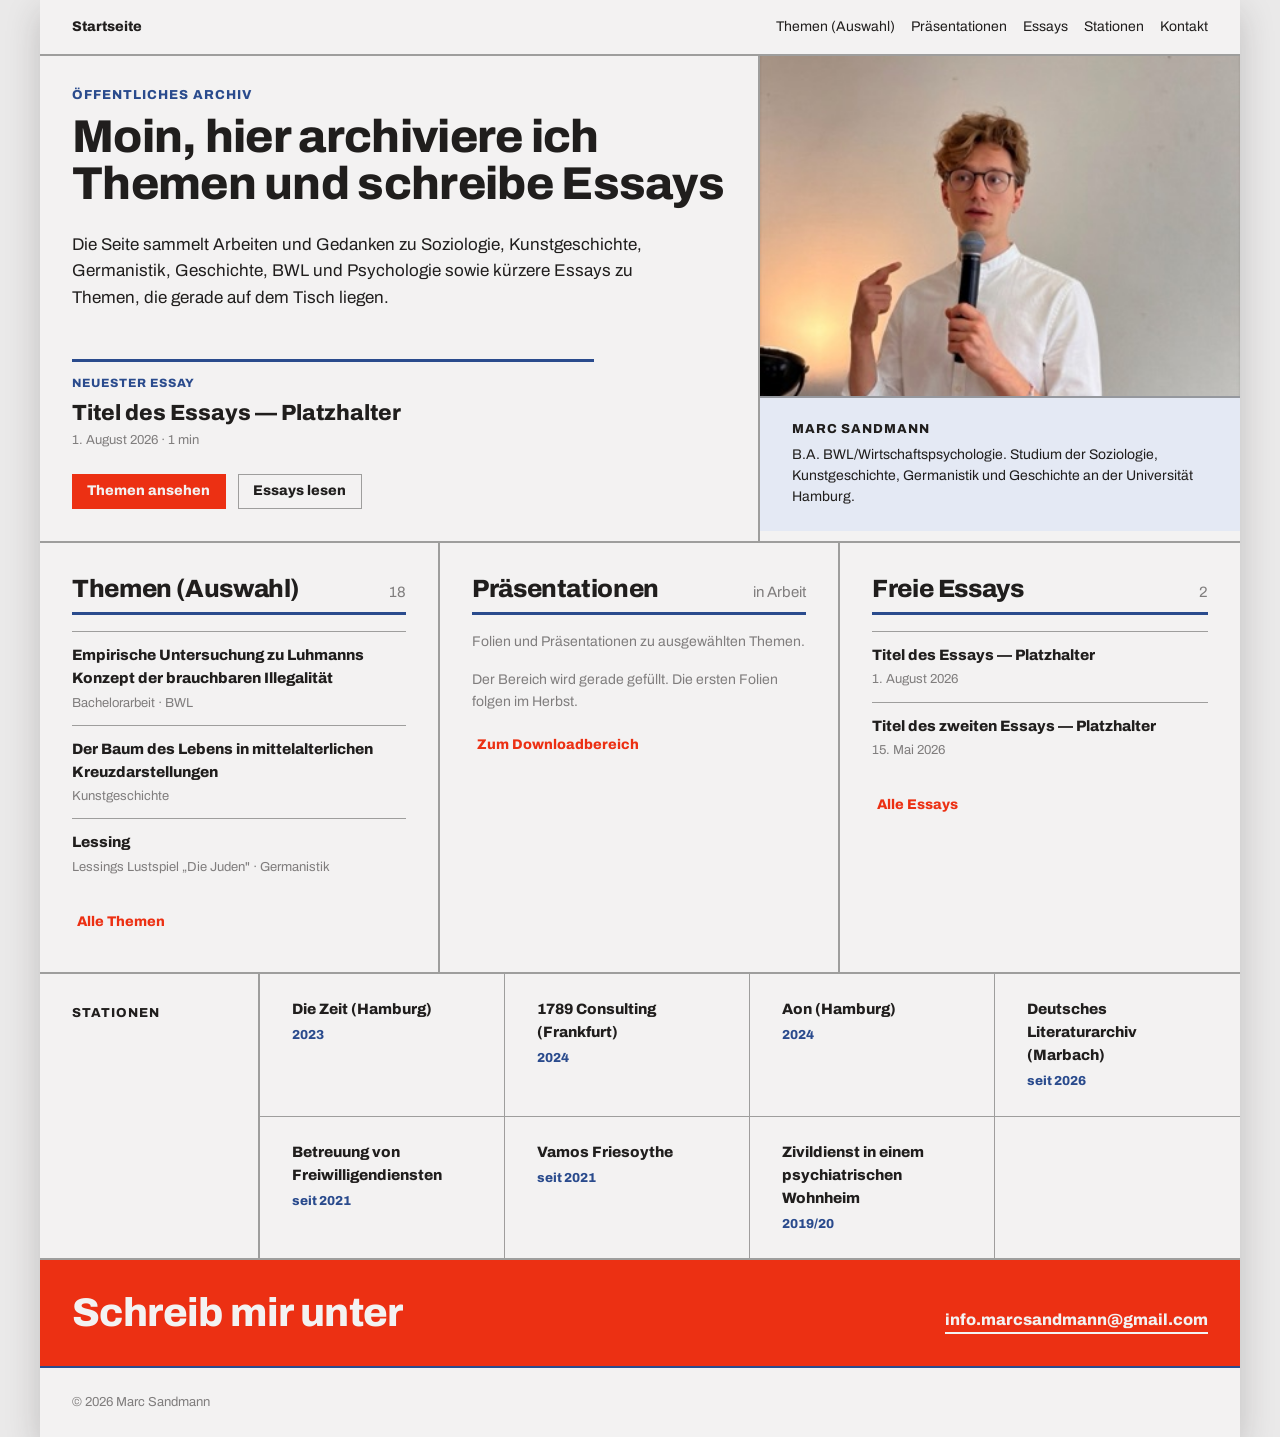
<file: index.html>
<!DOCTYPE html>
<html lang="de">
<head>
<meta charset="utf-8">
<meta name="viewport" content="width=device-width, initial-scale=1">
<title>Marc Sandmann — Arbeiten, Vorträge, Essays</title>
<meta name="description" content="Öffentliches Archiv: Themen, Präsentationen und Essays.">
<link rel="stylesheet" href="styles.css">
<link rel="stylesheet" href="site.css">
</head>
<body>
<div class="page-shell">

  <nav class="nav">
    <a class="nav-brand" href="index.html" style="text-decoration:none">Startseite</a>
    <a href="themen.html">Themen (Auswahl)</a>
    <a href="praesentationen.html">Präsentationen</a>
    <a href="essays.html">Essays</a>
    <a href="stationen.html">Stationen</a>
    <a href="kontakt.html">Kontakt</a>
  </nav>

  <header class="hero-split">
    <div class="hero-split-text">
      <div>
        <h6 class="hero-eyebrow">Öffentliches Archiv</h6>
        <h1>Moin, hier archiviere ich Themen und schreibe Essays</h1>
      </div>
      <p>Die Seite sammelt Arbeiten und Gedanken zu Soziologie, Kunstgeschichte, Germanistik, Geschichte, BWL und Psychologie sowie kürzere Essays zu Themen, die gerade auf dem Tisch liegen.</p>

      <!-- ESSAY_HERO_START -->
      <a class="hero-essay-teaser" href="essays/platzhalter-eins.html">
        <span class="hero-essay-teaser-kicker">Neuester Essay</span>
        <div class="hero-essay-teaser-title">Titel des Essays — Platzhalter</div>
        <div class="hero-essay-teaser-meta text-muted">1. August 2026 · 1 min</div>
      </a>
      <!-- ESSAY_HERO_END -->

      <div class="hero-split-actions">
        <a class="btn btn-primary" href="themen.html">Themen ansehen</a>
        <a class="btn btn-secondary" href="essays.html">Essays lesen</a>
      </div>
    </div>
    <div class="hero-split-media">
      <div class="hero-split-photo">
        <img src="assets/portrait2-896.jpg" srcset="assets/portrait2-500.jpg 500w, assets/portrait2-896.jpg 896w" sizes="(max-width: 900px) 100vw, 432px" alt="Marc Sandmann bei einem Vortrag">
      </div>
      <div class="hero-split-bio">
        <h6>Marc Sandmann</h6>
        <p>B.A. BWL/Wirtschaftspsychologie. Studium der Soziologie, Kunstgeschichte, Germanistik und Geschichte an der Universität Hamburg.</p>
      </div>
    </div>
  </header>

  <section class="distributor">
    <div class="distributor-col">
      <div class="distributor-col-head">
        <h3>Themen (Auswahl)</h3>
        <span class="text-muted">18</span>
      </div>
      <div class="entry-list">
        <a class="entry" href="themen.html">Empirische Untersuchung zu Luhmanns Konzept der brauchbaren Illegalität<span class="entry-meta text-muted">Bachelorarbeit · BWL</span></a>
        <a class="entry" href="themen.html">Der Baum des Lebens in mittelalterlichen Kreuzdarstellungen<span class="entry-meta text-muted">Kunstgeschichte</span></a>
        <a class="entry" href="themen.html">Lessing<span class="entry-meta text-muted">Lessings Lustspiel „Die Juden" · Germanistik</span></a>
      </div>
      <a class="btn btn-ghost" href="themen.html" style="align-self:flex-start">Alle Themen</a>
    </div>

    <div class="distributor-col">
      <div class="distributor-col-head">
        <h3>Präsentationen</h3>
        <span class="text-muted" data-count="praesentationen"></span>
      </div>
      <p class="text-muted" style="margin:0;font-size:14px">Folien und Präsentationen zu ausgewählten Themen.</p>
      <div class="entry-list" data-home-presentations></div>
      <a class="btn btn-ghost" href="praesentationen.html" style="align-self:flex-start">Zum Downloadbereich</a>
    </div>

    <div class="distributor-col">
      <div class="distributor-col-head">
        <h3>Freie Essays</h3>
        <span class="text-muted"><!-- ESSAYS_COUNT_START -->2<!-- ESSAYS_COUNT_END --></span>
      </div>
      <div class="entry-list">
        <!-- ESSAYS_LIST_START -->
        <a class="entry" href="essays/platzhalter-eins.html">Titel des Essays — Platzhalter<span class="entry-meta text-muted">1. August 2026</span></a>
        <a class="entry" href="essays/platzhalter-zwei.html">Titel des zweiten Essays — Platzhalter<span class="entry-meta text-muted">15. Mai 2026</span></a>
        <!-- ESSAYS_LIST_END -->
      </div>
      <a class="btn btn-ghost" href="essays.html" style="align-self:flex-start">Alle Essays</a>
    </div>
  </section>

  <section class="werdegang">
    <div class="werdegang-label">
      <h6>Stationen</h6>
    </div>
    <div class="stations">
      <div class="station"><span class="station-name">Die Zeit (Hamburg)</span><span class="station-year">2023</span></div>
      <div class="station"><span class="station-name">1789 Consulting (Frankfurt)</span><span class="station-year">2024</span></div>
      <div class="station"><span class="station-name">Aon (Hamburg)</span><span class="station-year">2024</span></div>
      <div class="station"><span class="station-name">Deutsches Literaturarchiv (Marbach)</span><span class="station-year">seit 2026</span></div>
      <div class="station"><span class="station-name">Betreuung von Freiwilligendiensten</span><span class="station-year">seit 2021</span></div>
      <div class="station"><span class="station-name">Vamos Friesoythe</span><span class="station-year">seit 2021</span></div>
      <div class="station"><span class="station-name">Zivildienst in einem psychiatrischen Wohnheim</span><span class="station-year">2019/20</span></div>
    </div>
  </section>

  <section class="contact-banner">
    <h2>Schreib mir unter</h2>
    <a href="mailto:info.marcsandmann@gmail.com">info.marcsandmann@gmail.com</a>
  </section>

  <footer class="site-footer text-muted">
    © 2026 Marc Sandmann
  </footer>

</div>
<script src="presentations-data.js"></script>
<script src="main.js"></script>
</body>
</html>
</file>
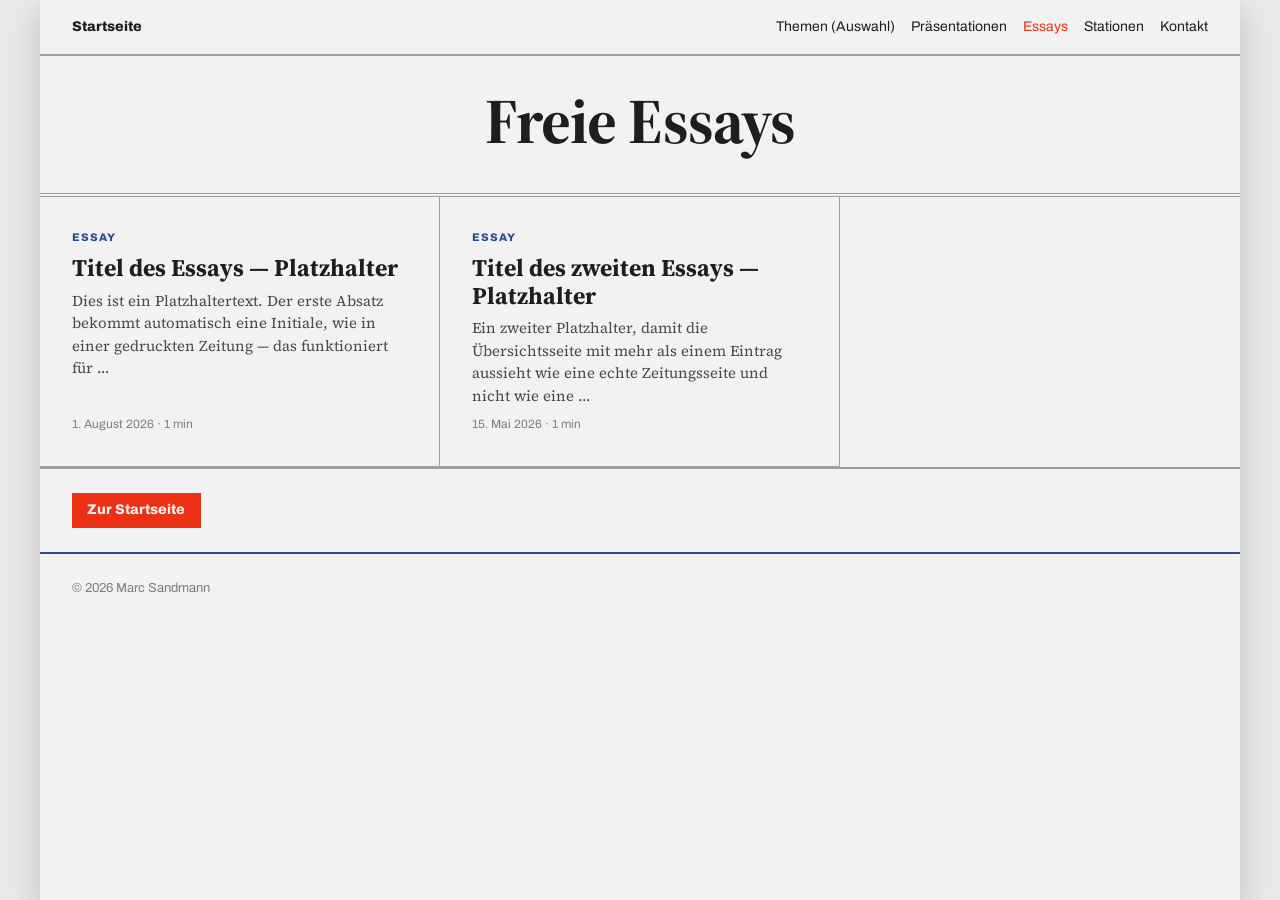
<file: essays.html>
<!DOCTYPE html>
<html lang="de">
<head>
<meta charset="utf-8">
<meta name="viewport" content="width=device-width, initial-scale=1">
<title>Essays — Marc Sandmann</title>
<meta name="description" content="Kürzere Texte zu Themen, die mich gerade beschäftigen.">
<link rel="stylesheet" href="styles.css">
<link rel="stylesheet" href="site.css">
<link rel="stylesheet" href="newspaper.css">
</head>
<body>
<div class="page-shell">
  <nav class="nav">
    <a class="nav-brand" href="index.html" style="text-decoration:none">Startseite</a>
    <a href="themen.html">Themen (Auswahl)</a>
    <a href="praesentationen.html">Präsentationen</a>
    <a href="essays.html" aria-current="page">Essays</a>
    <a href="stationen.html">Stationen</a>
    <a href="kontakt.html">Kontakt</a>
  </nav>

  <header class="hero newspaper-masthead">
    <h1>Freie Essays</h1>
  </header>

  <section class="teaser-grid">
    <a class="teaser" href="essays/platzhalter-eins.html">
      <span class="teaser-kicker">Essay</span>
      <h2>Titel des Essays — Platzhalter</h2>
      <p>Dies ist ein Platzhaltertext. Der erste Absatz bekommt automatisch eine Initiale, wie in einer gedruckten Zeitung — das funktioniert für …</p>
      <span class="teaser-meta text-muted">1. August 2026 · 1 min</span>
    </a>
    <a class="teaser" href="essays/platzhalter-zwei.html">
      <span class="teaser-kicker">Essay</span>
      <h2>Titel des zweiten Essays — Platzhalter</h2>
      <p>Ein zweiter Platzhalter, damit die Übersichtsseite mit mehr als einem Eintrag aussieht wie eine echte Zeitungsseite und nicht wie eine …</p>
      <span class="teaser-meta text-muted">15. Mai 2026 · 1 min</span>
    </a>
  </section>

  <div class="register-footer">
    <a class="btn btn-primary" href="index.html">Zur Startseite</a>
  </div>

  <footer class="site-footer text-muted">
    © 2026 Marc Sandmann
  </footer>

</div>
</body>
</html>
</file>
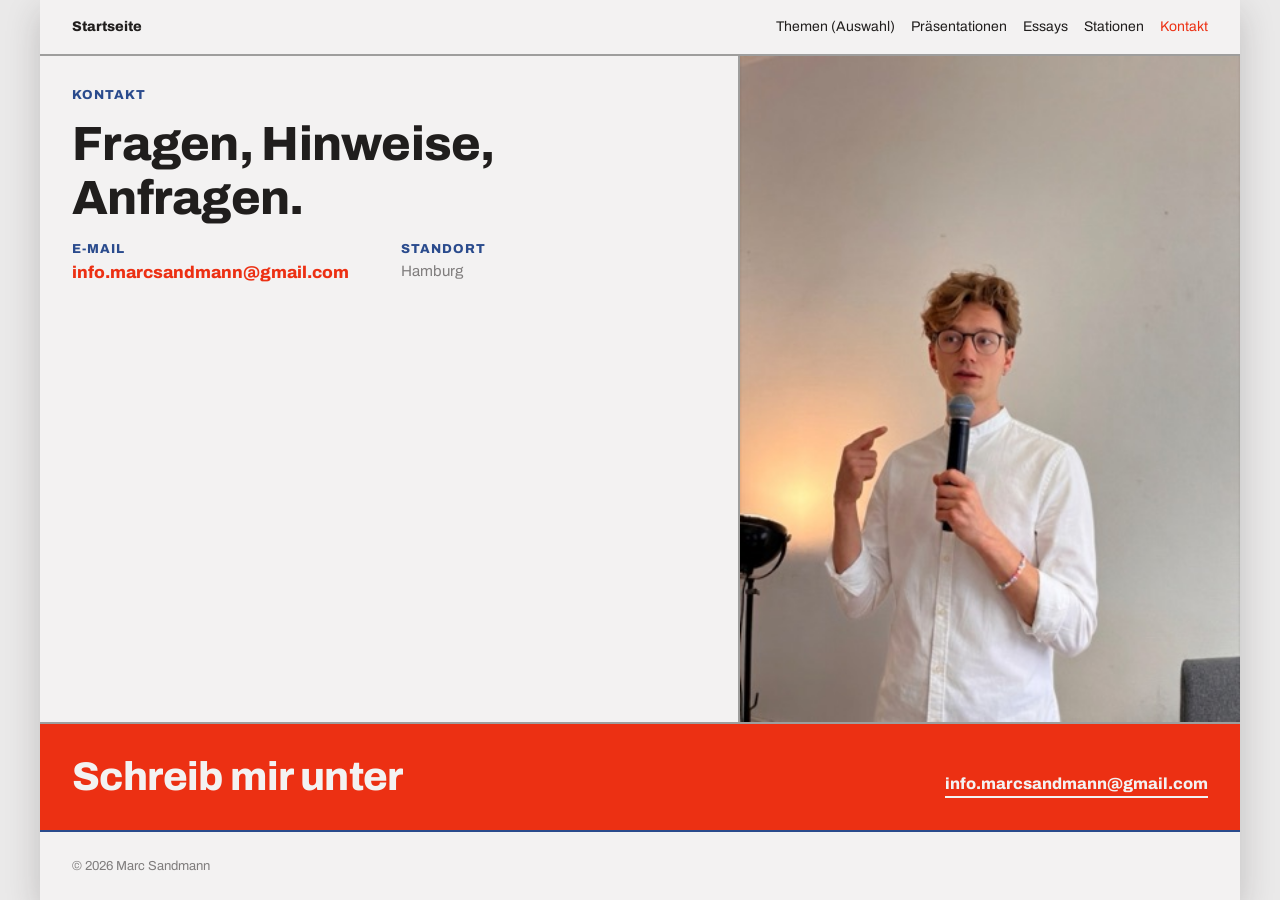
<file: kontakt.html>
<!DOCTYPE html>
<html lang="de">
<head>
<meta charset="utf-8">
<meta name="viewport" content="width=device-width, initial-scale=1">
<title>Kontakt — Marc Sandmann</title>
<meta name="description" content="Kontaktmöglichkeiten.">
<link rel="stylesheet" href="styles.css">
<link rel="stylesheet" href="site.css">
</head>
<body>
<div class="page-shell">

  <nav class="nav">
    <a class="nav-brand" href="index.html" style="text-decoration:none">Startseite</a>
    <a href="themen.html">Themen (Auswahl)</a>
    <a href="praesentationen.html">Präsentationen</a>
    <a href="essays.html">Essays</a>
    <a href="stationen.html">Stationen</a>
    <a href="kontakt.html" aria-current="page">Kontakt</a>
  </nav>

  <div class="contact-split">
    <div class="contact-split-text">
      <h6>Kontakt</h6>
      <h1>Fragen, Hinweise, Anfragen.</h1>

      <div class="contact-fields">
        <div class="contact-field">
          <h6>E-Mail</h6>
          <a href="mailto:info.marcsandmann@gmail.com" style="font-family:var(--font-heading);font-weight:800;font-size:17px;text-decoration:none">info.marcsandmann@gmail.com</a>
        </div>
        <div class="contact-field">
          <h6>Standort</h6>
          <span class="text-muted" style="font-size:15px">Hamburg</span>
        </div>
      </div>
    </div>
    <div class="contact-split-media">
      <img src="assets/portrait2-896.jpg" srcset="assets/portrait2-500.jpg 500w, assets/portrait2-896.jpg 896w" sizes="(max-width: 900px) 100vw, 400px" alt="Marc Sandmann bei einem Vortrag">
    </div>
  </div>

  <section class="contact-banner">
    <h2>Schreib mir unter</h2>
    <a href="mailto:info.marcsandmann@gmail.com">info.marcsandmann@gmail.com</a>
  </section>

  <footer class="site-footer text-muted">
    © 2026 Marc Sandmann
  </footer>

</div>
</body>
</html>
</file>
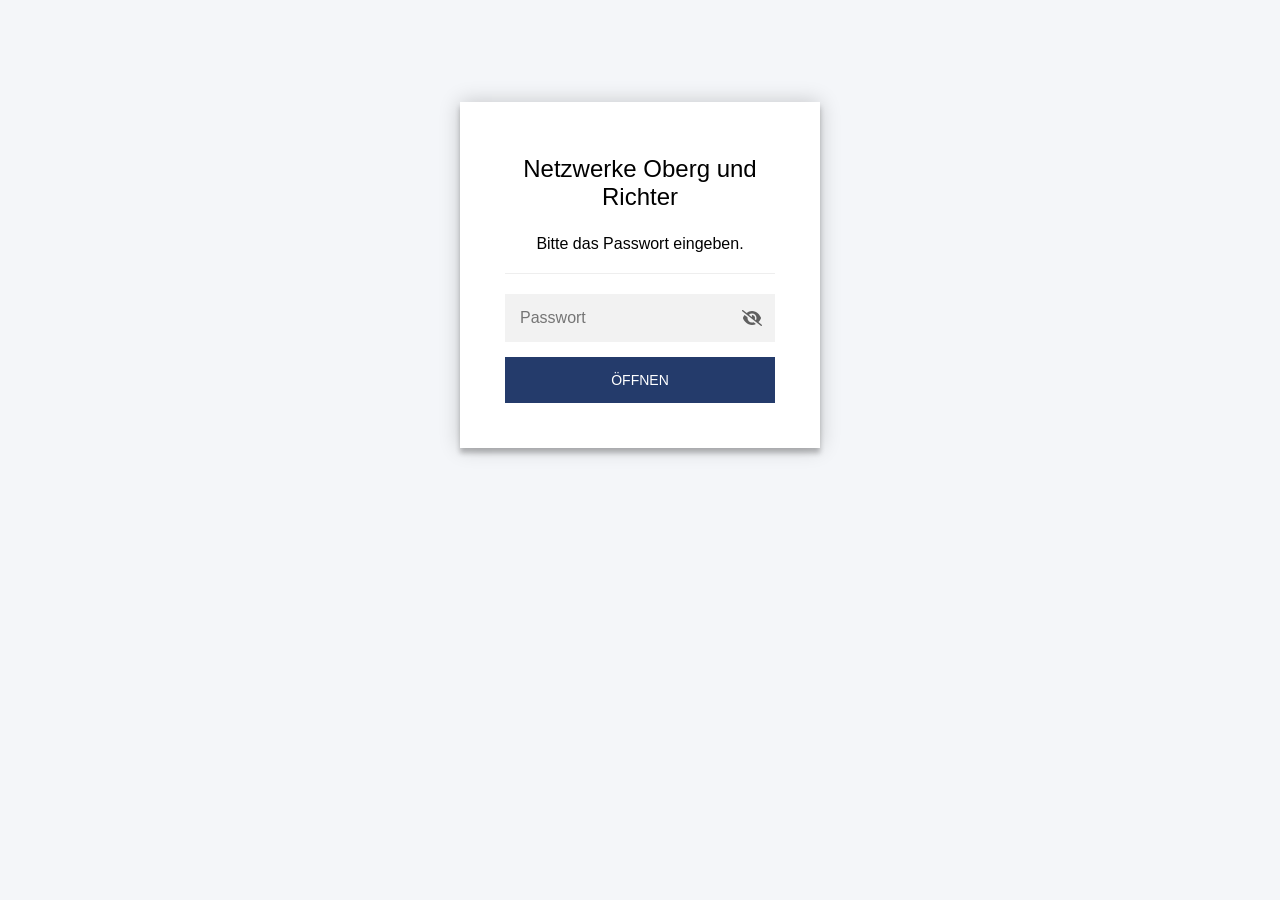
<file: netzwerke-oberg-richter.html>
<!DOCTYPE html>
<html class="staticrypt-html">
    <head>
        <meta charset="utf-8" />
        <title>Netzwerke Oberg und Richter</title>
        <meta name="viewport" content="width=device-width, initial-scale=1" />

        <!-- do not cache this page -->
        <meta http-equiv="cache-control" content="max-age=0" />
        <meta http-equiv="cache-control" content="no-cache" />
        <meta http-equiv="expires" content="0" />
        <meta http-equiv="expires" content="Tue, 01 Jan 1980 1:00:00 GMT" />
        <meta http-equiv="pragma" content="no-cache" />

        <style>
            .staticrypt-hr {
                margin-top: 20px;
                margin-bottom: 20px;
                border: 0;
                border-top: 1px solid #eee;
            }

            .staticrypt-page {
                width: 360px;
                padding: 8% 0 0;
                margin: auto;
                box-sizing: border-box;
            }

            .staticrypt-form {
                position: relative;
                z-index: 1;
                background: #ffffff;
                max-width: 360px;
                margin: 0 auto 100px;
                padding: 45px;
                text-align: center;
                box-shadow: 0 0 20px 0 rgba(0, 0, 0, 0.2), 0 5px 5px 0 rgba(0, 0, 0, 0.24);
            }

            .staticrypt-form input[type="password"],
            input[type="text"] {
                background: inherit;
                border: 0;
                box-sizing: border-box; /* This ensures padding is included in the total width */
                font-size: 14px;
                outline: 0;
                padding: 15px 30px 15px 15px; /* Adjust the padding to ensure there is space for the icon */
                width: 100%;
            }

            .staticrypt-password-container {
                position: relative;
                outline: 0;
                background: #f2f2f2;
                width: 100%;
                border: 0;
                margin: 0 0 15px;
                box-sizing: border-box;
            }

            .staticrypt-toggle-password-visibility {
                cursor: pointer;
                height: 20px;
                opacity: 60%;
                padding: 13px;
                position: absolute;
                right: 0;
                top: 50%;
                transform: translateY(-50%);
                width: 20px;
            }

            .staticrypt-form .staticrypt-decrypt-button {
                text-transform: uppercase;
                outline: 0;
                background: #243b6b;
                width: 100%;
                border: 0;
                padding: 15px;
                color: #ffffff;
                font-size: 14px;
                cursor: pointer;
            }

            .staticrypt-form .staticrypt-decrypt-button:hover,
            .staticrypt-form .staticrypt-decrypt-button:active,
            .staticrypt-form .staticrypt-decrypt-button:focus {
                background: #243b6b;
                filter: brightness(92%);
            }

            .staticrypt-html {
                height: 100%;
            }

            .staticrypt-body {
                height: 100%;
                margin: 0;
            }

            .staticrypt-content {
                height: 100%;
                margin-bottom: 1em;
                background: #f4f6f9;
                font-family: "Arial", sans-serif;
                -webkit-font-smoothing: antialiased;
                -moz-osx-font-smoothing: grayscale;
            }

            .staticrypt-instructions {
                margin-top: -1em;
                margin-bottom: 1em;
            }

            .staticrypt-title {
                font-size: 1.5em;
            }

            label.staticrypt-remember {
                display: flex;
                align-items: center;
                margin-bottom: 1em;
            }

            .staticrypt-remember input[type="checkbox"] {
                transform: scale(1.5);
                margin-right: 1em;
            }

            .hidden {
                display: none !important;
            }

            .staticrypt-spinner-container {
                height: 100%;
                display: flex;
                align-items: center;
                justify-content: center;
            }

            .staticrypt-spinner {
                display: inline-block;
                width: 2rem;
                height: 2rem;
                vertical-align: text-bottom;
                border: 0.25em solid gray;
                border-right-color: transparent;
                border-radius: 50%;
                -webkit-animation: spinner-border 0.75s linear infinite;
                animation: spinner-border 0.75s linear infinite;
                animation-duration: 0.75s;
                animation-timing-function: linear;
                animation-delay: 0s;
                animation-iteration-count: infinite;
                animation-direction: normal;
                animation-fill-mode: none;
                animation-play-state: running;
                animation-name: spinner-border;
            }

            @keyframes spinner-border {
                100% {
                    transform: rotate(360deg);
                }
            }

            @media screen and (-webkit-min-device-pixel-ratio: 0) {
                .staticrypt-form input[type="password"],
                input[type="text"] {
                    font-size: 16px;
                }
            }
        </style>
    </head>

    <body class="staticrypt-body">
        <div id="staticrypt_loading" class="staticrypt-spinner-container">
            <div class="staticrypt-spinner"></div>
        </div>

        <div id="staticrypt_content" class="staticrypt-content hidden">
            <div class="staticrypt-page">
                <div class="staticrypt-form">
                    <div class="staticrypt-instructions">
                        <p class="staticrypt-title">Netzwerke Oberg und Richter</p>
                        <p>Bitte das Passwort eingeben.</p>
                    </div>

                    <hr class="staticrypt-hr" />

                    <form id="staticrypt-form" action="#" method="post">
                        <div class="staticrypt-password-container">
                            <input
                                id="staticrypt-password"
                                type="password"
                                name="password"
                                placeholder="Passwort"
                                autofocus
                            />

                            <img
                                class="staticrypt-toggle-password-visibility"
                                alt="Show password"
                                title="Show password"
                                src="[data-uri]"
                            />
                        </div>

                        <label id="staticrypt-remember-label" class="staticrypt-remember hidden">
                            <input id="staticrypt-remember" type="checkbox" name="remember" />
                            Remember me
                        </label>

                        <input type="submit" class="staticrypt-decrypt-button" value="Öffnen" />
                    </form>
                </div>
            </div>
        </div>

        <script>
            // these variables will be filled when generating the file - the template format is 'variable_name'
            const staticryptInitiator = ((function(){
  const exports = {};
  const cryptoEngine = ((function(){
  const exports = {};
  const { subtle } = crypto;

const IV_BITS = 16 * 8;
const HEX_BITS = 4;
const ENCRYPTION_ALGO = "AES-CBC";

/**
 * Translates between utf8 encoded hexadecimal strings
 * and Uint8Array bytes.
 */
const HexEncoder = {
    /**
     * hex string -> bytes
     * @param {string} hexString
     * @returns {Uint8Array}
     */
    parse: function (hexString) {
        if (hexString.length % 2 !== 0) throw "Invalid hexString";
        const arrayBuffer = new Uint8Array(hexString.length / 2);

        for (let i = 0; i < hexString.length; i += 2) {
            const byteValue = parseInt(hexString.substring(i, i + 2), 16);
            if (isNaN(byteValue)) {
                throw "Invalid hexString";
            }
            arrayBuffer[i / 2] = byteValue;
        }
        return arrayBuffer;
    },

    /**
     * bytes -> hex string
     * @param {Uint8Array} bytes
     * @returns {string}
     */
    stringify: function (bytes) {
        const hexBytes = [];

        for (let i = 0; i < bytes.length; ++i) {
            let byteString = bytes[i].toString(16);
            if (byteString.length < 2) {
                byteString = "0" + byteString;
            }
            hexBytes.push(byteString);
        }
        return hexBytes.join("");
    },
};

/**
 * Translates between utf8 strings and Uint8Array bytes.
 */
const UTF8Encoder = {
    parse: function (str) {
        return new TextEncoder().encode(str);
    },

    stringify: function (bytes) {
        return new TextDecoder().decode(bytes);
    },
};

/**
 * Salt and encrypt a msg with a password.
 */
async function encrypt(msg, hashedPassword) {
    // Must be 16 bytes, unpredictable, and preferably cryptographically random. However, it need not be secret.
    // https://developer.mozilla.org/en-US/docs/Web/API/SubtleCrypto/encrypt#parameters
    const iv = crypto.getRandomValues(new Uint8Array(IV_BITS / 8));

    const key = await subtle.importKey("raw", HexEncoder.parse(hashedPassword), ENCRYPTION_ALGO, false, ["encrypt"]);

    const encrypted = await subtle.encrypt(
        {
            name: ENCRYPTION_ALGO,
            iv: iv,
        },
        key,
        UTF8Encoder.parse(msg)
    );

    // iv will be 32 hex characters, we prepend it to the ciphertext for use in decryption
    return HexEncoder.stringify(iv) + HexEncoder.stringify(new Uint8Array(encrypted));
}
exports.encrypt = encrypt;

/**
 * Decrypt a salted msg using a password.
 *
 * @param {string} encryptedMsg
 * @param {string} hashedPassword
 * @returns {Promise<string>}
 */
async function decrypt(encryptedMsg, hashedPassword) {
    const ivLength = IV_BITS / HEX_BITS;
    const iv = HexEncoder.parse(encryptedMsg.substring(0, ivLength));
    const encrypted = encryptedMsg.substring(ivLength);

    const key = await subtle.importKey("raw", HexEncoder.parse(hashedPassword), ENCRYPTION_ALGO, false, ["decrypt"]);

    const outBuffer = await subtle.decrypt(
        {
            name: ENCRYPTION_ALGO,
            iv: iv,
        },
        key,
        HexEncoder.parse(encrypted)
    );

    return UTF8Encoder.stringify(new Uint8Array(outBuffer));
}
exports.decrypt = decrypt;

/**
 * Salt and hash the password so it can be stored in localStorage without opening a password reuse vulnerability.
 *
 * @param {string} password
 * @param {string} salt
 * @returns {Promise<string>}
 */
async function hashPassword(password, salt) {
    // we hash the password in multiple steps, each adding more iterations. This is because we used to allow less
    // iterations, so for backward compatibility reasons, we need to support going from that to more iterations.
    let hashedPassword = await hashLegacyRound(password, salt);

    hashedPassword = await hashSecondRound(hashedPassword, salt);

    return hashThirdRound(hashedPassword, salt);
}
exports.hashPassword = hashPassword;

/**
 * This hashes the password with 1k iterations. This is a low number, we need this function to support backwards
 * compatibility.
 *
 * @param {string} password
 * @param {string} salt
 * @returns {Promise<string>}
 */
function hashLegacyRound(password, salt) {
    return pbkdf2(password, salt, 1000, "SHA-1");
}
exports.hashLegacyRound = hashLegacyRound;

/**
 * Add a second round of iterations. This is because we used to use 1k, so for backwards compatibility with
 * remember-me/autodecrypt links, we need to support going from that to more iterations.
 *
 * @param hashedPassword
 * @param salt
 * @returns {Promise<string>}
 */
function hashSecondRound(hashedPassword, salt) {
    return pbkdf2(hashedPassword, salt, 14000, "SHA-256");
}
exports.hashSecondRound = hashSecondRound;

/**
 * Add a third round of iterations to bring total number to 600k. This is because we used to use 1k, then 15k, so for
 * backwards compatibility with remember-me/autodecrypt links, we need to support going from that to more iterations.
 *
 * @param hashedPassword
 * @param salt
 * @returns {Promise<string>}
 */
function hashThirdRound(hashedPassword, salt) {
    return pbkdf2(hashedPassword, salt, 585000, "SHA-256");
}
exports.hashThirdRound = hashThirdRound;

/**
 * Salt and hash the password so it can be stored in localStorage without opening a password reuse vulnerability.
 *
 * @param {string} password
 * @param {string} salt
 * @param {int} iterations
 * @param {string} hashAlgorithm
 * @returns {Promise<string>}
 */
async function pbkdf2(password, salt, iterations, hashAlgorithm) {
    const key = await subtle.importKey("raw", UTF8Encoder.parse(password), "PBKDF2", false, ["deriveBits"]);

    const keyBytes = await subtle.deriveBits(
        {
            name: "PBKDF2",
            hash: hashAlgorithm,
            iterations,
            salt: UTF8Encoder.parse(salt),
        },
        key,
        256
    );

    return HexEncoder.stringify(new Uint8Array(keyBytes));
}

function generateRandomSalt() {
    const bytes = crypto.getRandomValues(new Uint8Array(128 / 8));

    return HexEncoder.stringify(new Uint8Array(bytes));
}
exports.generateRandomSalt = generateRandomSalt;

async function signMessage(hashedPassword, message) {
    const key = await subtle.importKey(
        "raw",
        HexEncoder.parse(hashedPassword),
        {
            name: "HMAC",
            hash: "SHA-256",
        },
        false,
        ["sign"]
    );
    const signature = await subtle.sign("HMAC", key, UTF8Encoder.parse(message));

    return HexEncoder.stringify(new Uint8Array(signature));
}
exports.signMessage = signMessage;

function getRandomAlphanum() {
    const possibleCharacters = "abcdefghijklmnopqrstuvwxyzABCDEFGHIJKLMNOPQRSTUVWXYZ0123456789";

    let byteArray;
    let parsedInt;

    // Keep generating new random bytes until we get a value that falls
    // within a range that can be evenly divided by possibleCharacters.length
    do {
        byteArray = crypto.getRandomValues(new Uint8Array(1));
        // extract the lowest byte to get an int from 0 to 255 (probably unnecessary, since we're only generating 1 byte)
        parsedInt = byteArray[0] & 0xff;
    } while (parsedInt >= 256 - (256 % possibleCharacters.length));

    // Take the modulo of the parsed integer to get a random number between 0 and totalLength - 1
    const randomIndex = parsedInt % possibleCharacters.length;

    return possibleCharacters[randomIndex];
}

/**
 * Generate a random string of a given length.
 *
 * @param {int} length
 * @returns {string}
 */
function generateRandomString(length) {
    let randomString = "";

    for (let i = 0; i < length; i++) {
        randomString += getRandomAlphanum();
    }

    return randomString;
}
exports.generateRandomString = generateRandomString;

  return exports;
})());
const codec = ((function(){
  const exports = {};
  /**
 * Initialize the codec with the provided cryptoEngine - this return functions to encode and decode messages.
 *
 * @param cryptoEngine - the engine to use for encryption / decryption
 */
function init(cryptoEngine) {
    const exports = {};

    /**
     * Top-level function for encoding a message.
     * Includes password hashing, encryption, and signing.
     *
     * @param {string} msg
     * @param {string} password
     * @param {string} salt
     *
     * @returns {string} The encoded text
     */
    async function encode(msg, password, salt) {
        const hashedPassword = await cryptoEngine.hashPassword(password, salt);

        const encrypted = await cryptoEngine.encrypt(msg, hashedPassword);

        // we use the hashed password in the HMAC because this is effectively what will be used a password (so we can store
        // it in localStorage safely, we don't use the clear text password)
        const hmac = await cryptoEngine.signMessage(hashedPassword, encrypted);

        return hmac + encrypted;
    }
    exports.encode = encode;

    /**
     * Encode using a password that has already been hashed. This is useful to encode multiple messages in a row, that way
     * we don't need to hash the password multiple times.
     *
     * @param {string} msg
     * @param {string} hashedPassword
     *
     * @returns {string} The encoded text
     */
    async function encodeWithHashedPassword(msg, hashedPassword) {
        const encrypted = await cryptoEngine.encrypt(msg, hashedPassword);

        // we use the hashed password in the HMAC because this is effectively what will be used a password (so we can store
        // it in localStorage safely, we don't use the clear text password)
        const hmac = await cryptoEngine.signMessage(hashedPassword, encrypted);

        return hmac + encrypted;
    }
    exports.encodeWithHashedPassword = encodeWithHashedPassword;

    /**
     * Top-level function for decoding a message.
     * Includes signature check and decryption.
     *
     * @param {string} signedMsg
     * @param {string} hashedPassword
     * @param {string} salt
     * @param {int} backwardCompatibleAttempt
     * @param {string} originalPassword
     *
     * @returns {Object} {success: true, decoded: string} | {success: false, message: string}
     */
    async function decode(signedMsg, hashedPassword, salt, backwardCompatibleAttempt = 0, originalPassword = "") {
        const encryptedHMAC = signedMsg.substring(0, 64);
        const encryptedMsg = signedMsg.substring(64);
        const decryptedHMAC = await cryptoEngine.signMessage(hashedPassword, encryptedMsg);

        if (decryptedHMAC !== encryptedHMAC) {
            // we have been raising the number of iterations in the hashing algorithm multiple times, so to support the old
            // remember-me/autodecrypt links we need to try bringing the old hashes up to speed.
            originalPassword = originalPassword || hashedPassword;
            if (backwardCompatibleAttempt === 0) {
                const updatedHashedPassword = await cryptoEngine.hashThirdRound(originalPassword, salt);

                return decode(signedMsg, updatedHashedPassword, salt, backwardCompatibleAttempt + 1, originalPassword);
            }
            if (backwardCompatibleAttempt === 1) {
                let updatedHashedPassword = await cryptoEngine.hashSecondRound(originalPassword, salt);
                updatedHashedPassword = await cryptoEngine.hashThirdRound(updatedHashedPassword, salt);

                return decode(signedMsg, updatedHashedPassword, salt, backwardCompatibleAttempt + 1, originalPassword);
            }

            return { success: false, message: "Signature mismatch" };
        }

        return {
            success: true,
            decoded: await cryptoEngine.decrypt(encryptedMsg, hashedPassword),
        };
    }
    exports.decode = decode;

    return exports;
}
exports.init = init;

  return exports;
})());
const decode = codec.init(cryptoEngine).decode;

/**
 * Initialize the staticrypt module, that exposes functions callbable by the password_template.
 *
 * @param {{
 *  staticryptEncryptedMsgUniqueVariableName: string,
 *  isRememberEnabled: boolean,
 *  rememberDurationInDays: number,
 *  staticryptSaltUniqueVariableName: string,
 * }} staticryptConfig - object of data that is stored on the password_template at encryption time.
 *
 * @param {{
 *  rememberExpirationKey: string,
 *  rememberPassphraseKey: string,
 *  replaceHtmlCallback: function,
 *  clearLocalStorageCallback: function,
 * }} templateConfig - object of data that can be configured by a custom password_template.
 */
function init(staticryptConfig, templateConfig) {
    const exports = {};

    /**
     * Decrypt our encrypted page, replace the whole HTML.
     *
     * @param {string} hashedPassword
     * @returns {Promise<boolean>}
     */
    async function decryptAndReplaceHtml(hashedPassword) {
        const { staticryptEncryptedMsgUniqueVariableName, staticryptSaltUniqueVariableName } = staticryptConfig;
        const { replaceHtmlCallback } = templateConfig;

        const result = await decode(
            staticryptEncryptedMsgUniqueVariableName,
            hashedPassword,
            staticryptSaltUniqueVariableName
        );
        if (!result.success) {
            return false;
        }
        const plainHTML = result.decoded;

        // if the user configured a callback call it, otherwise just replace the whole HTML
        if (typeof replaceHtmlCallback === "function") {
            replaceHtmlCallback(plainHTML);
        } else {
            document.write(plainHTML);
            document.close();
        }

        return true;
    }

    /**
     * Attempt to decrypt the page and replace the whole HTML.
     *
     * @param {string} password
     * @param {boolean} isRememberChecked
     *
     * @returns {Promise<{isSuccessful: boolean, hashedPassword?: string}>} - we return an object, so that if we want to
     *   expose more information in the future we can do it without breaking the password_template
     */
    async function handleDecryptionOfPage(password, isRememberChecked) {
        const { staticryptSaltUniqueVariableName } = staticryptConfig;

        // decrypt and replace the whole page
        const hashedPassword = await cryptoEngine.hashPassword(password, staticryptSaltUniqueVariableName);
        return handleDecryptionOfPageFromHash(hashedPassword, isRememberChecked);
    }
    exports.handleDecryptionOfPage = handleDecryptionOfPage;

    async function handleDecryptionOfPageFromHash(hashedPassword, isRememberChecked) {
        const { isRememberEnabled, rememberDurationInDays } = staticryptConfig;
        const { rememberExpirationKey, rememberPassphraseKey } = templateConfig;

        const isDecryptionSuccessful = await decryptAndReplaceHtml(hashedPassword);

        if (!isDecryptionSuccessful) {
            return {
                isSuccessful: false,
                hashedPassword,
            };
        }

        // remember the hashedPassword and set its expiration if necessary
        if (isRememberEnabled && isRememberChecked) {
            window.localStorage.setItem(rememberPassphraseKey, hashedPassword);

            // set the expiration if the duration isn't 0 (meaning no expiration)
            if (rememberDurationInDays > 0) {
                window.localStorage.setItem(
                    rememberExpirationKey,
                    (new Date().getTime() + rememberDurationInDays * 24 * 60 * 60 * 1000).toString()
                );
            }
        }

        return {
            isSuccessful: true,
            hashedPassword,
        };
    }
    exports.handleDecryptionOfPageFromHash = handleDecryptionOfPageFromHash;

    /**
     * Clear localstorage from staticrypt related values
     */
    function clearLocalStorage() {
        const { clearLocalStorageCallback, rememberExpirationKey, rememberPassphraseKey } = templateConfig;

        if (typeof clearLocalStorageCallback === "function") {
            clearLocalStorageCallback();
        } else {
            localStorage.removeItem(rememberPassphraseKey);
            localStorage.removeItem(rememberExpirationKey);
        }
    }

    async function handleDecryptOnLoad() {
        let isSuccessful = await decryptOnLoadFromUrl();

        if (!isSuccessful) {
            isSuccessful = await decryptOnLoadFromRememberMe();
        }

        return { isSuccessful };
    }
    exports.handleDecryptOnLoad = handleDecryptOnLoad;

    /**
     * Clear storage if we are logging out
     *
     * @returns {boolean} - whether we logged out
     */
    function logoutIfNeeded() {
        const logoutKey = "staticrypt_logout";

        // handle logout through query param
        const queryParams = new URLSearchParams(window.location.search);
        if (queryParams.has(logoutKey)) {
            clearLocalStorage();
            return true;
        }

        // handle logout through URL fragment
        const hash = window.location.hash.substring(1);
        if (hash.includes(logoutKey)) {
            clearLocalStorage();
            return true;
        }

        return false;
    }

    /**
     * To be called on load: check if we want to try to decrypt and replace the HTML with the decrypted content, and
     * try to do it if needed.
     *
     * @returns {Promise<boolean>} true if we derypted and replaced the whole page, false otherwise
     */
    async function decryptOnLoadFromRememberMe() {
        const { rememberDurationInDays } = staticryptConfig;
        const { rememberExpirationKey, rememberPassphraseKey } = templateConfig;

        // if we are login out, terminate
        if (logoutIfNeeded()) {
            return false;
        }

        // if there is expiration configured, check if we're not beyond the expiration
        if (rememberDurationInDays && rememberDurationInDays > 0) {
            const expiration = localStorage.getItem(rememberExpirationKey),
                isExpired = expiration && new Date().getTime() > parseInt(expiration);

            if (isExpired) {
                clearLocalStorage();
                return false;
            }
        }

        const hashedPassword = localStorage.getItem(rememberPassphraseKey);

        if (hashedPassword) {
            // try to decrypt
            const isDecryptionSuccessful = await decryptAndReplaceHtml(hashedPassword);

            // if the decryption is unsuccessful the password might be wrong - silently clear the saved data and let
            // the user fill the password form again
            if (!isDecryptionSuccessful) {
                clearLocalStorage();
                return false;
            }

            return true;
        }

        return false;
    }

    async function decryptOnLoadFromUrl() {
        const passwordKey = "staticrypt_pwd";
        const rememberMeKey = "remember_me";

        // try to get the password from the query param (for backward compatibility - we now want to avoid this method,
        // since it sends the hashed password to the server which isn't needed)
        const queryParams = new URLSearchParams(window.location.search);
        const hashedPasswordQuery = queryParams.get(passwordKey);
        const rememberMeQuery = queryParams.get(rememberMeKey);

        const urlFragment = window.location.hash.substring(1);
        // get the password from the url fragment
        const hashedPasswordRegexMatch = urlFragment.match(new RegExp(passwordKey + "=([^&]*)"));
        const hashedPasswordFragment = hashedPasswordRegexMatch ? hashedPasswordRegexMatch[1] : null;
        const rememberMeFragment = urlFragment.includes(rememberMeKey);

        const hashedPassword = hashedPasswordFragment || hashedPasswordQuery;
        const rememberMe = rememberMeFragment || rememberMeQuery;

        if (hashedPassword) {
            return handleDecryptionOfPageFromHash(hashedPassword, rememberMe);
        }

        return false;
    }

    return exports;
}
exports.init = init;

  return exports;
})());
            const templateError = "Falsches Passwort.",
                templateToggleAltShow = "Show password",
                templateToggleAltHide = "Hide password",
                isRememberEnabled = false,
                staticryptConfig = {"staticryptEncryptedMsgUniqueVariableName":"[base64]","isRememberEnabled":false,"rememberDurationInDays":0,"staticryptSaltUniqueVariableName":"df323fc71e7e4d71b27cf415dbc99d6a"};

            // you can edit these values to customize some of the behavior of StatiCrypt
            const templateConfig = {
                rememberExpirationKey: "staticrypt_expiration",
                rememberPassphraseKey: "staticrypt_passphrase",
                replaceHtmlCallback: null,
                clearLocalStorageCallback: null,
            };

            // init the staticrypt engine
            const staticrypt = staticryptInitiator.init(staticryptConfig, templateConfig);

            // try to automatically decrypt on load if there is a saved password
            window.onload = async function () {
                const { isSuccessful } = await staticrypt.handleDecryptOnLoad();

                // if we didn't decrypt anything on load, show the password prompt. Otherwise the content has already been
                // replaced, no need to do anything
                if (!isSuccessful) {
                    // hide loading screen
                    document.getElementById("staticrypt_loading").classList.add("hidden");
                    document.getElementById("staticrypt_content").classList.remove("hidden");
                    document.getElementById("staticrypt-password").focus();

                    // show the remember me checkbox
                    if (isRememberEnabled) {
                        document.getElementById("staticrypt-remember-label").classList.remove("hidden");
                    }
                }
            };

            // toggle password visibility
            const toggleIcon = document.querySelector(".staticrypt-toggle-password-visibility");
            // these two icons are coming from FontAwesome
            const imgSrcEyeClosed =
                "[data-uri]";
            const imgSrcEyeOpened =
                "[data-uri]";
            toggleIcon.addEventListener("click", function () {
                const passwordInput = document.getElementById("staticrypt-password");
                if (passwordInput.type === "password") {
                    passwordInput.type = "text";
                    toggleIcon.src = imgSrcEyeOpened;
                    toggleIcon.alt = templateToggleAltHide;
                    toggleIcon.title = templateToggleAltHide;
                } else {
                    passwordInput.type = "password";
                    toggleIcon.src = imgSrcEyeClosed;
                    toggleIcon.alt = templateToggleAltShow;
                    toggleIcon.title = templateToggleAltShow;
                }
            });

            // handle password form submission
            document.getElementById("staticrypt-form").addEventListener("submit", async function (e) {
                e.preventDefault();

                const password = document.getElementById("staticrypt-password").value,
                    isRememberChecked = document.getElementById("staticrypt-remember").checked;

                const { isSuccessful } = await staticrypt.handleDecryptionOfPage(password, isRememberChecked);

                if (!isSuccessful) {
                    alert(templateError);
                }
            });
        </script>
    </body>
</html>
</file>
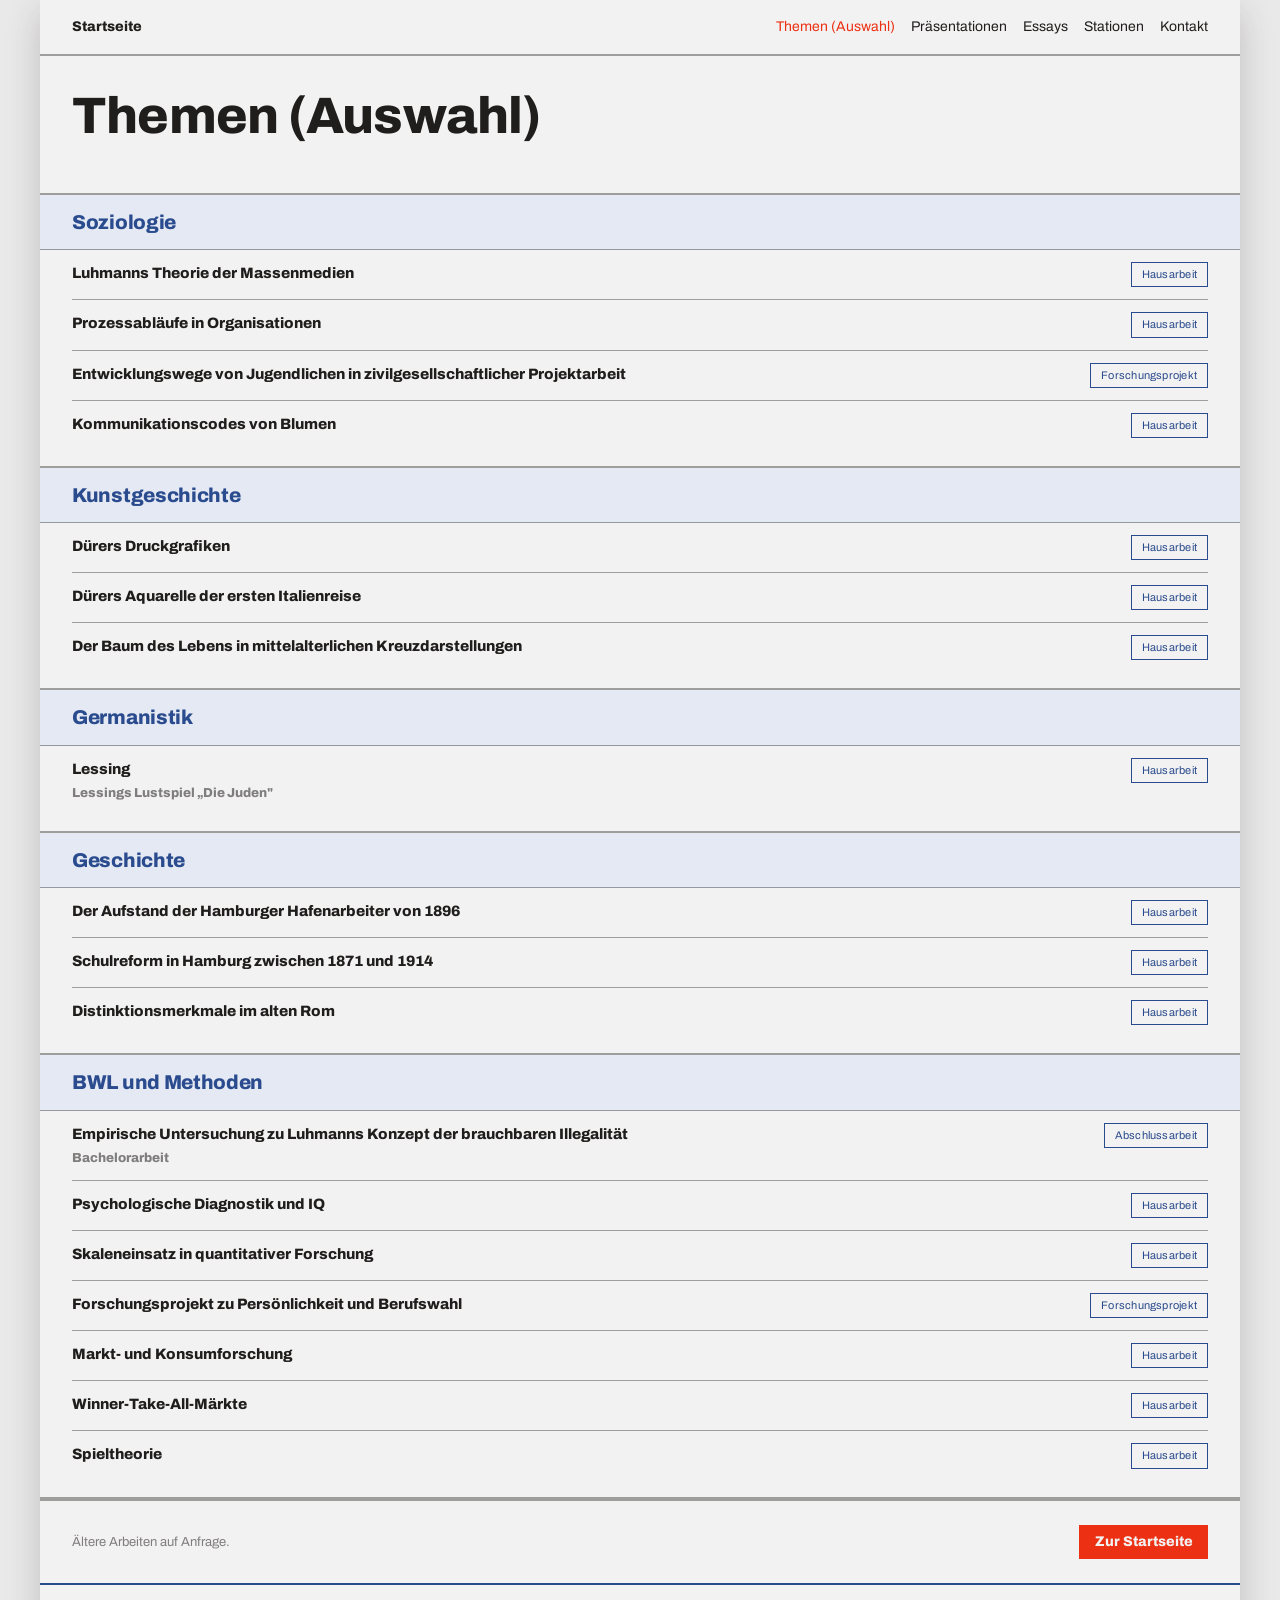
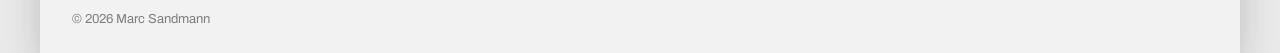
<file: themen.html>
<!DOCTYPE html>
<html lang="de">
<head>
<meta charset="utf-8">
<meta name="viewport" content="width=device-width, initial-scale=1">
<title>Themen (Auswahl) — Marc Sandmann</title>
<meta name="description" content="Register aller Hausarbeiten, Forschungsprojekte und der Bachelorarbeit, nach Fächern geordnet.">
<link rel="stylesheet" href="styles.css">
<link rel="stylesheet" href="site.css">
</head>
<body>
<div class="page-shell">

  <nav class="nav">
    <a class="nav-brand" href="index.html" style="text-decoration:none">Startseite</a>
    <a href="themen.html" aria-current="page">Themen (Auswahl)</a>
    <a href="praesentationen.html">Präsentationen</a>
    <a href="essays.html">Essays</a>
    <a href="stationen.html">Stationen</a>
    <a href="kontakt.html">Kontakt</a>
  </nav>

  <div class="register-header no-stats">
    <div class="register-intro">
      <h1>Themen (Auswahl)</h1>
    </div>
  </div>

  <div class="theme-group">
    <div class="theme-group-head">
      <h3>Soziologie</h3>
    </div>
    <div class="theme-entries">
      <div class="theme-entry">
        <span class="theme-entry-title">Luhmanns Theorie der Massenmedien</span>
        <span class="tag-outline-secondary">Hausarbeit</span>
      </div>
      <div class="theme-entry">
        <span class="theme-entry-title">Prozessabläufe in Organisationen</span>
        <span class="tag-outline-secondary">Hausarbeit</span>
      </div>
      <div class="theme-entry">
        <span class="theme-entry-title">Entwicklungswege von Jugendlichen in zivilgesellschaftlicher Projektarbeit</span>
        <span class="tag-outline-secondary">Forschungsprojekt</span>
      </div>
      <div class="theme-entry">
        <span class="theme-entry-title">Kommunikationscodes von Blumen</span>
        <span class="tag-outline-secondary">Hausarbeit</span>
      </div>
    </div>
  </div>

  <div class="theme-group">
    <div class="theme-group-head">
      <h3>Kunstgeschichte</h3>
    </div>
    <div class="theme-entries">
      <div class="theme-entry">
        <span class="theme-entry-title">Dürers Druckgrafiken</span>
        <span class="tag-outline-secondary">Hausarbeit</span>
      </div>
      <div class="theme-entry">
        <span class="theme-entry-title">Dürers Aquarelle der ersten Italienreise</span>
        <span class="tag-outline-secondary">Hausarbeit</span>
      </div>
      <div class="theme-entry">
        <span class="theme-entry-title">Der Baum des Lebens in mittelalterlichen Kreuzdarstellungen</span>
        <span class="tag-outline-secondary">Hausarbeit</span>
      </div>
    </div>
  </div>

  <div class="theme-group">
    <div class="theme-group-head">
      <h3>Germanistik</h3>
    </div>
    <div class="theme-entries">
      <div class="theme-entry">
        <span class="theme-entry-title">Lessing<span class="theme-entry-meta text-muted">Lessings Lustspiel „Die Juden"</span></span>
        <span class="tag-outline-secondary">Hausarbeit</span>
      </div>
    </div>
  </div>

  <div class="theme-group">
    <div class="theme-group-head">
      <h3>Geschichte</h3>
    </div>
    <div class="theme-entries">
      <div class="theme-entry">
        <span class="theme-entry-title">Der Aufstand der Hamburger Hafenarbeiter von 1896</span>
        <span class="tag-outline-secondary">Hausarbeit</span>
      </div>
      <div class="theme-entry">
        <span class="theme-entry-title">Schulreform in Hamburg zwischen 1871 und 1914</span>
        <span class="tag-outline-secondary">Hausarbeit</span>
      </div>
      <div class="theme-entry">
        <span class="theme-entry-title">Distinktionsmerkmale im alten Rom</span>
        <span class="tag-outline-secondary">Hausarbeit</span>
      </div>
    </div>
  </div>

  <div class="theme-group">
    <div class="theme-group-head">
      <h3>BWL und Methoden</h3>
    </div>
    <div class="theme-entries">
      <div class="theme-entry">
        <span class="theme-entry-title">Empirische Untersuchung zu Luhmanns Konzept der brauchbaren Illegalität<span class="theme-entry-meta text-muted">Bachelorarbeit</span></span>
        <span class="tag-outline-secondary">Abschlussarbeit</span>
      </div>
      <div class="theme-entry">
        <span class="theme-entry-title">Psychologische Diagnostik und IQ</span>
        <span class="tag-outline-secondary">Hausarbeit</span>
      </div>
      <div class="theme-entry">
        <span class="theme-entry-title">Skaleneinsatz in quantitativer Forschung</span>
        <span class="tag-outline-secondary">Hausarbeit</span>
      </div>
      <div class="theme-entry">
        <span class="theme-entry-title">Forschungsprojekt zu Persönlichkeit und Berufswahl</span>
        <span class="tag-outline-secondary">Forschungsprojekt</span>
      </div>
      <div class="theme-entry">
        <span class="theme-entry-title">Markt- und Konsumforschung</span>
        <span class="tag-outline-secondary">Hausarbeit</span>
      </div>
      <div class="theme-entry">
        <span class="theme-entry-title">Winner-Take-All-Märkte</span>
        <span class="tag-outline-secondary">Hausarbeit</span>
      </div>
      <div class="theme-entry">
        <span class="theme-entry-title">Spieltheorie</span>
        <span class="tag-outline-secondary">Hausarbeit</span>
      </div>
    </div>
  </div>

  <div class="register-footer">
    <span class="text-muted" style="font-size:13px">Ältere Arbeiten auf Anfrage.</span>
    <a class="btn btn-primary" href="index.html">Zur Startseite</a>
  </div>

  <footer class="site-footer text-muted">
    © 2026 Marc Sandmann
  </footer>

</div>
</body>
</html>
</file>
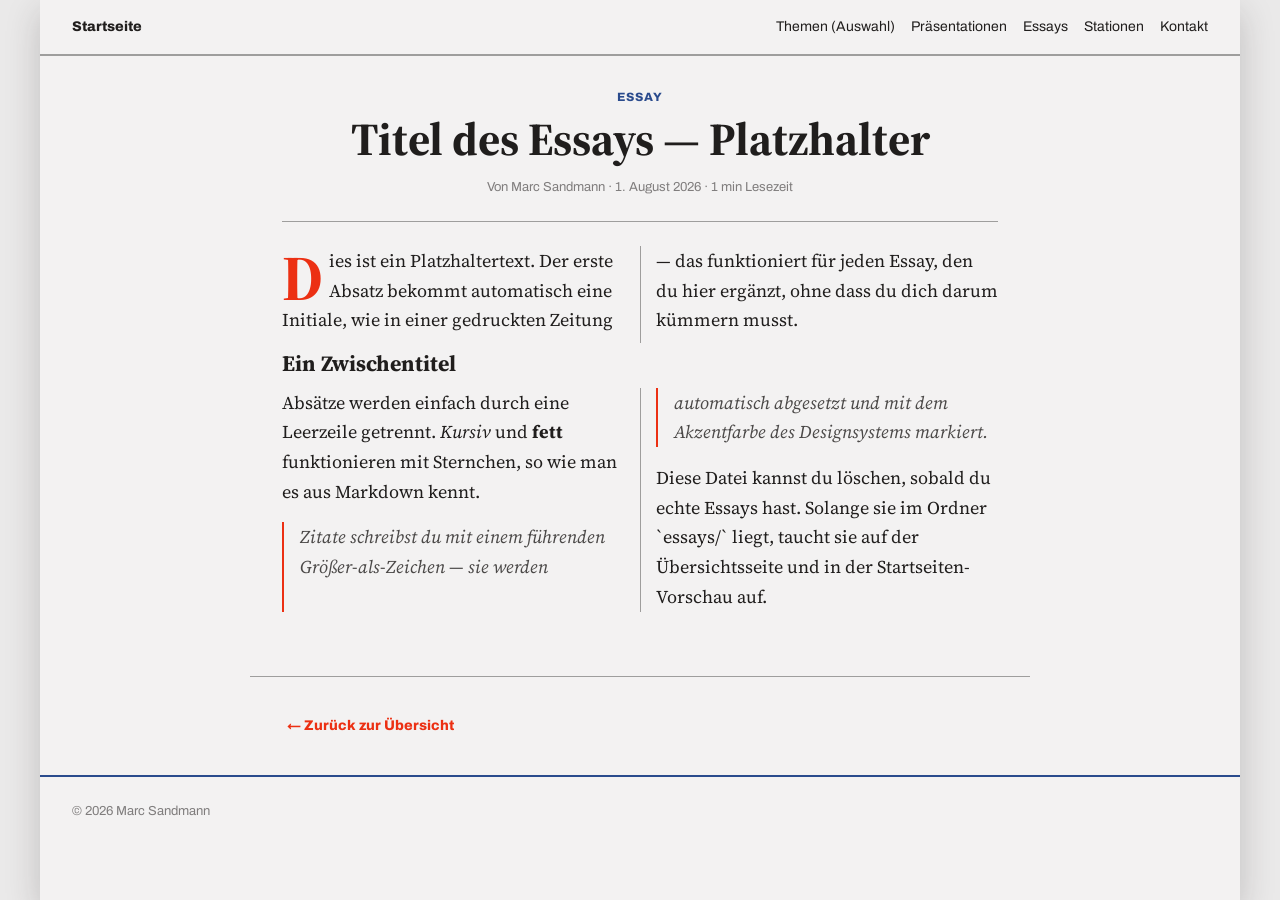
<file: essays/platzhalter-eins.html>
<!DOCTYPE html>
<html lang="de">
<head>
<meta charset="utf-8">
<meta name="viewport" content="width=device-width, initial-scale=1">
<title>Titel des Essays — Platzhalter — Essays — Marc Sandmann</title>
<link rel="stylesheet" href="../styles.css">
<link rel="stylesheet" href="../site.css">
<link rel="stylesheet" href="../newspaper.css">
</head>
<body>
<div class="page-shell">
  <nav class="nav">
    <a class="nav-brand" href="../index.html" style="text-decoration:none">Startseite</a>
    <a href="../themen.html">Themen (Auswahl)</a>
    <a href="../praesentationen.html">Präsentationen</a>
    <a href="../essays.html">Essays</a>
    <a href="../stationen.html">Stationen</a>
    <a href="../kontakt.html">Kontakt</a>
  </nav>

  <article class="article">
    <div class="article-head">
      <span class="article-kicker">Essay</span>
      <h1>Titel des Essays — Platzhalter</h1>
      <div class="article-byline">Von Marc Sandmann · 1. August 2026 · 1 min Lesezeit</div>
    </div>
    <div class="article-body">
<p class="lede"><span class="dropcap">D</span>ies ist ein Platzhaltertext. Der erste Absatz bekommt automatisch eine Initiale, wie in einer gedruckten Zeitung — das funktioniert für jeden Essay, den du hier ergänzt, ohne dass du dich darum kümmern musst.</p>
<h2>Ein Zwischentitel</h2>
<p>Absätze werden einfach durch eine Leerzeile getrennt. <em>Kursiv</em> und <strong>fett</strong> funktionieren mit Sternchen, so wie man es aus Markdown kennt.</p>
<blockquote><p>Zitate schreibst du mit einem führenden Größer-als-Zeichen — sie werden automatisch abgesetzt und mit dem Akzentfarbe des Designsystems markiert.</p></blockquote>
<p>Diese Datei kannst du löschen, sobald du echte Essays hast. Solange sie im Ordner `essays/` liegt, taucht sie auf der Übersichtsseite und in der Startseiten-Vorschau auf.</p>
    </div>
  </article>
  <div class="article-footer">
    <a class="btn btn-ghost" href="../essays.html">← Zurück zur Übersicht</a>
  </div>

  <footer class="site-footer text-muted">
    © 2026 Marc Sandmann
  </footer>

</div>
</body>
</html>
</file>
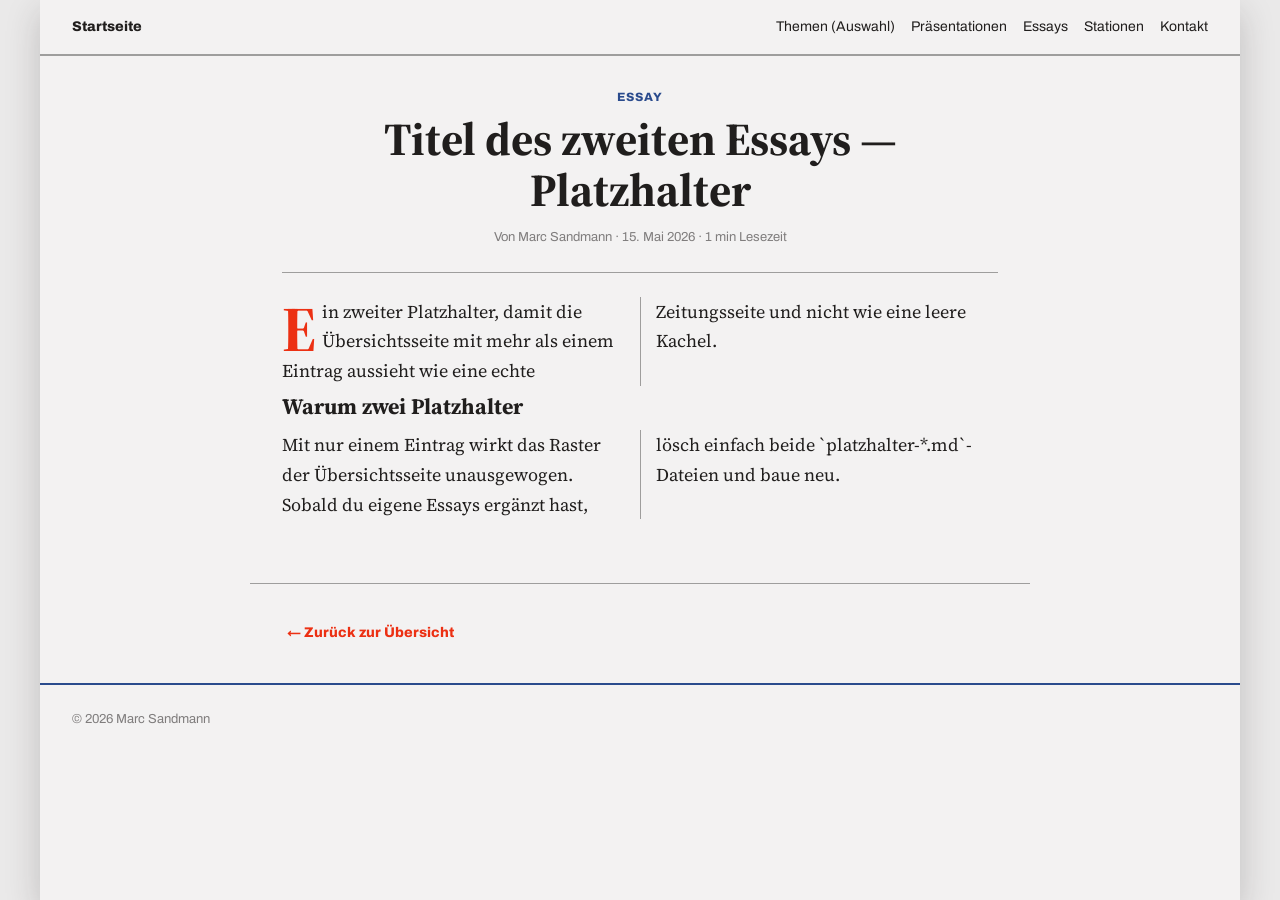
<file: essays/platzhalter-zwei.html>
<!DOCTYPE html>
<html lang="de">
<head>
<meta charset="utf-8">
<meta name="viewport" content="width=device-width, initial-scale=1">
<title>Titel des zweiten Essays — Platzhalter — Essays — Marc Sandmann</title>
<link rel="stylesheet" href="../styles.css">
<link rel="stylesheet" href="../site.css">
<link rel="stylesheet" href="../newspaper.css">
</head>
<body>
<div class="page-shell">
  <nav class="nav">
    <a class="nav-brand" href="../index.html" style="text-decoration:none">Startseite</a>
    <a href="../themen.html">Themen (Auswahl)</a>
    <a href="../praesentationen.html">Präsentationen</a>
    <a href="../essays.html">Essays</a>
    <a href="../stationen.html">Stationen</a>
    <a href="../kontakt.html">Kontakt</a>
  </nav>

  <article class="article">
    <div class="article-head">
      <span class="article-kicker">Essay</span>
      <h1>Titel des zweiten Essays — Platzhalter</h1>
      <div class="article-byline">Von Marc Sandmann · 15. Mai 2026 · 1 min Lesezeit</div>
    </div>
    <div class="article-body">
<p class="lede"><span class="dropcap">E</span>in zweiter Platzhalter, damit die Übersichtsseite mit mehr als einem Eintrag aussieht wie eine echte Zeitungsseite und nicht wie eine leere Kachel.</p>
<h2>Warum zwei Platzhalter</h2>
<p>Mit nur einem Eintrag wirkt das Raster der Übersichtsseite unausgewogen. Sobald du eigene Essays ergänzt hast, lösch einfach beide `platzhalter-*.md`-Dateien und baue neu.</p>
    </div>
  </article>
  <div class="article-footer">
    <a class="btn btn-ghost" href="../essays.html">← Zurück zur Übersicht</a>
  </div>

  <footer class="site-footer text-muted">
    © 2026 Marc Sandmann
  </footer>

</div>
</body>
</html>
</file>
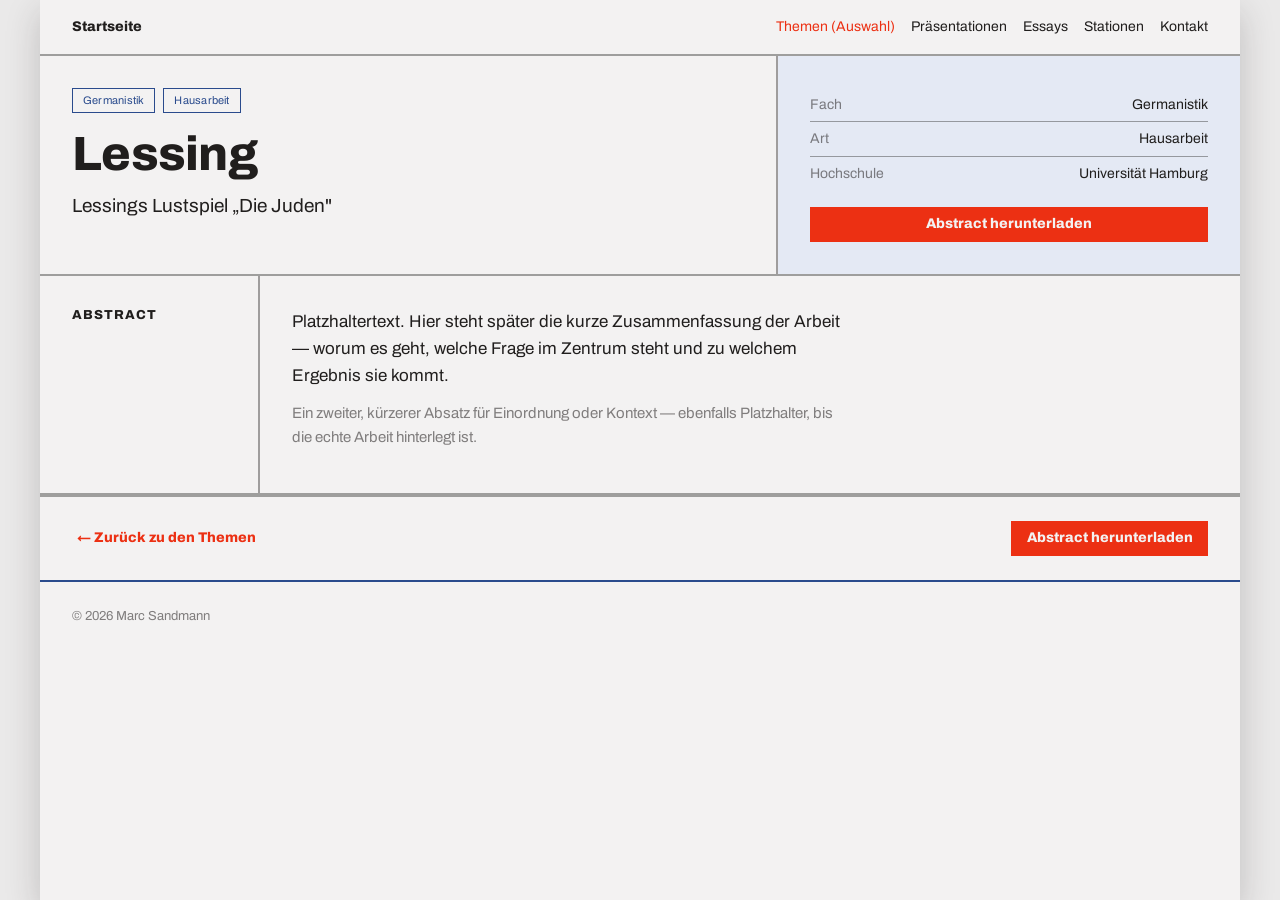
<file: themen/muster-detailseite.html>
<!DOCTYPE html>
<html lang="de">
<head>
<!--
  Muster/Vorlage für die 18 Detailseiten der Themen-Liste.
  Noch NICHT von themen.html verlinkt — dafür fehlen echte Abstracts/PDFs.
  Sobald die vorliegen: pro Thema eine Kopie dieser Datei mit echten
  Inhalten anlegen (z.B. themen/luhmann-massenmedien.html) und in
  themen.html von der jeweiligen Zeile aus verlinken.
-->
<meta charset="utf-8">
<meta name="viewport" content="width=device-width, initial-scale=1">
<title>Lessing — Themen — Marc Sandmann</title>
<link rel="stylesheet" href="../styles.css">
<link rel="stylesheet" href="../site.css">
</head>
<body>
<div class="page-shell">

  <nav class="nav">
    <a class="nav-brand" href="../index.html" style="text-decoration:none">Startseite</a>
    <a href="../themen.html" aria-current="page">Themen (Auswahl)</a>
    <a href="../praesentationen.html">Präsentationen</a>
    <a href="../essays.html">Essays</a>
    <a href="../stationen.html">Stationen</a>
    <a href="../kontakt.html">Kontakt</a>
  </nav>

  <div class="theme-detail-head">
    <div class="theme-detail-main">
      <div class="theme-detail-tags">
        <span class="tag-outline-secondary">Germanistik</span>
        <span class="tag-outline-secondary">Hausarbeit</span>
      </div>
      <h1>Lessing</h1>
      <p class="subtitle">Lessings Lustspiel „Die Juden"</p>
    </div>
    <div class="theme-detail-meta">
      <div>
        <div class="theme-detail-meta-row"><span class="text-muted">Fach</span><span>Germanistik</span></div>
        <div class="theme-detail-meta-row"><span class="text-muted">Art</span><span>Hausarbeit</span></div>
        <div class="theme-detail-meta-row"><span class="text-muted">Hochschule</span><span>Universität Hamburg</span></div>
      </div>
      <a class="btn btn-primary" href="#">Abstract herunterladen</a>
    </div>
  </div>

  <div class="theme-abstract">
    <div class="theme-abstract-label">
      <h6>Abstract</h6>
    </div>
    <div class="theme-abstract-body">
      <p>Platzhaltertext. Hier steht später die kurze Zusammenfassung der Arbeit — worum es geht, welche Frage im Zentrum steht und zu welchem Ergebnis sie kommt.</p>
      <p class="text-muted">Ein zweiter, kürzerer Absatz für Einordnung oder Kontext — ebenfalls Platzhalter, bis die echte Arbeit hinterlegt ist.</p>
    </div>
  </div>

  <div class="register-footer">
    <a class="btn btn-ghost" href="../themen.html">← Zurück zu den Themen</a>
    <a class="btn btn-primary" href="#">Abstract herunterladen</a>
  </div>

  <footer class="site-footer text-muted">
    © 2026 Marc Sandmann
  </footer>

</div>
</body>
</html>
</file>
<file: styles.css>
/* Modernist — design-system tokens and component classes. This file is the source of truth for the system's look; retune it here and see readme.md. */
@import url('https://fonts.googleapis.com/css2?family=Archivo:wght@400;600;800&display=swap');

:root {
  --color-bg: #f3f2f2;
  --color-surface: #eae9e9;
  --color-text: #201e1d;
  --color-accent: #ec3013;
  --color-accent-2: #e15b47;
  --color-divider: color-mix(in srgb, #201e1d 40%, transparent);

  /* Tonal ramps — generated in OKLCH on one shared lightness scale, so the
     same step of any role matches the others in visual value. */
  --color-neutral-100: #f8f4f4;
  --color-neutral-200: #eae7e7;
  --color-neutral-300: #d7d3d3;
  --color-neutral-400: #bab6b6;
  --color-neutral-500: #9b9797;
  --color-neutral-600: #7d7979;
  --color-neutral-700: #605d5d;
  --color-neutral-800: #444141;
  --color-neutral-900: #2d2b2b;

  --color-accent-100: #fff2ef;
  --color-accent-200: #ffe0d9;
  --color-accent-300: #ffc4b8;
  --color-accent-400: #ff9783;
  --color-accent-500: #ff563c;
  --color-accent-600: #dd2b0f;
  --color-accent-700: #ae1800;
  --color-accent-800: #7c1405;
  --color-accent-900: #4d170e;

  --color-accent-2-100: #fff2ef;
  --color-accent-2-200: #ffe0da;
  --color-accent-2-300: #ffc4b9;
  --color-accent-2-400: #ff9784;
  --color-accent-2-500: #ef6853;
  --color-accent-2-600: #c94b39;
  --color-accent-2-700: #9e3526;
  --color-accent-2-800: #71261b;
  --color-accent-2-900: #471d16;

  --font-heading: "Archivo", system-ui, sans-serif;
  --font-heading-weight: 800;
  --font-body: "Archivo", system-ui, sans-serif;

  --space-1: 4.0px;
  --space-2: 8.0px;
  --space-3: 12.0px;
  --space-4: 16.0px;
  --space-6: 24.0px;
  --space-8: 32.0px;

  --radius-sm: 0px;
  --radius-md: 0px;
  --radius-lg: 0px;

  /* Elevation — derived from the ground: soft ink-tinted shadows on a
     light theme, a hairline edge + ambient darkness on a dark one. */
  --shadow-sm: 0 1px 2px color-mix(in srgb, #2d2b2b 14%, transparent);
  --shadow-md: 0 3px 10px color-mix(in srgb, #2d2b2b 16%, transparent);
  --shadow-lg: 0 12px 32px color-mix(in srgb, #2d2b2b 22%, transparent);
}

body {
  background: var(--color-bg);
  color: var(--color-text);
  font-family: var(--font-body);
}
h1, h2, h3, h4 { font-family: var(--font-heading); font-weight: var(--font-heading-weight); }

.grayscale{filter:grayscale(1) contrast(1.08)}

/* ══════════════════════════════════════════════════════════════════════════
   Components — built with the tokens above. Plain CSS
   on plain HTML: no JavaScript, no build step. Each class is documented in
   readme.md and demonstrated in foundations/ and components/.
   ══════════════════════════════════════════════════════════════════════ */

*, *::before, *::after { box-sizing: border-box; }
body { margin: 0; font-size: 15px; line-height: 1.55; font-weight: 400; }
h1, h2, h3, h4, h5, h6 {
  font-family: var(--font-heading); font-weight: var(--font-heading-weight);
  line-height: 1.12; letter-spacing: -0.015em; margin: 0 0 var(--space-2);
}
h1 { font-size: 42px; }
h2 { font-size: 32px; }
h3 { font-size: 25px; }
h4 { font-size: 20px; }
h5 { font-size: 16px; }
h6 { font-size: 13px; }
h6 { letter-spacing: 0.08em; text-transform: uppercase; }
p { margin: 0 0 var(--space-3); }
a { color: var(--color-accent); text-underline-offset: 3px; }
img { display: block; max-width: 100%; }
figure { margin: 0; }
figcaption {
  font-size: 11px; margin-top: var(--space-1);
  color: color-mix(in srgb, var(--color-text) 55%, transparent);
}
.text-muted { color: color-mix(in srgb, var(--color-text) 55%, transparent); }
:focus { outline: none; }
:focus-visible { outline: 2px solid var(--color-accent); outline-offset: 2px; }
::selection { background: color-mix(in srgb, var(--color-accent) 30%, transparent); }

/* — rules — */
.hr {
  height: 2px; border: 0; margin: var(--space-4) 0;
  background: var(--color-divider);
}

/* — buttons — */
.btn {
  display: inline-flex; align-items: center; justify-content: center; gap: 6px;
  cursor: pointer; text-decoration: none;
  font-family: var(--font-heading); font-weight: var(--font-heading-weight);
  font-size: 14px; line-height: 1.2; color: var(--color-text);
  background: transparent; border: 1px solid transparent;
  padding: var(--space-2) calc(var(--space-3) * 1.2);
  border-radius: var(--radius-md);
}
.btn svg { display: block; }
.btn:disabled { opacity: 0.45; cursor: not-allowed; }
.btn-primary { background: var(--color-accent); color: var(--color-bg); }
.btn-primary:hover { background: var(--color-accent-600); }
.btn-primary:active { background: var(--color-accent-700); }
.btn-secondary { border-color: var(--color-divider); }
.btn-secondary:hover { background: color-mix(in srgb, var(--color-text) 7%, transparent); }
.btn-secondary:active { background: color-mix(in srgb, var(--color-text) 14%, transparent); }
.btn-ghost { color: var(--color-accent); padding-inline: var(--space-1); }
.btn-ghost:hover { background: color-mix(in srgb, var(--color-accent) 10%, transparent); }
.btn-ghost:active { background: color-mix(in srgb, var(--color-accent) 18%, transparent); }
.btn-icon { width: 36px; height: 36px; padding: 0; }
.btn-block { width: 100%; margin-top: var(--space-2); justify-content: flex-start; text-align: left; }

/* — forms — */
.field > label {
  display: block; font-size: 12px; margin-bottom: 5px;
  color: color-mix(in srgb, var(--color-text) 70%, transparent);
}
.input {
  width: 100%; min-height: 36px; padding: 6px 10px; font: inherit;
  font-size: 14px; color: var(--color-text); caret-color: var(--color-accent);
  background: var(--color-surface);
  border: 1px solid var(--color-divider); border-radius: var(--radius-md);
}
.input:hover { border-color: color-mix(in srgb, var(--color-text) 45%, transparent); }
.input:focus-visible { border-color: var(--color-accent); outline-offset: 0; }
textarea.input { min-height: 90px; resize: vertical; }
.radio { display: inline-flex; align-items: center; gap: 8px; cursor: pointer; font-size: 14px; }
.radio input, .seg-opt input {
  position: absolute; opacity: 0; width: 0; height: 0; pointer-events: none;
}
.radio .dot {
  width: 16px; height: 16px; flex: none; border-radius: 50%;
  border: 1.5px solid var(--color-divider);
}
.radio:hover .dot { border-color: var(--color-accent); }
.radio input:checked + .dot {
  border-color: var(--color-accent); background: var(--color-accent);
  box-shadow: inset 0 0 0 4px var(--color-bg);
}
.radio input:focus-visible + .dot { outline: 2px solid var(--color-accent); outline-offset: 2px; }
.seg {
  display: inline-flex; overflow: hidden;
  border: 1px solid var(--color-divider); border-radius: var(--radius-md);
}
.seg-opt {
  display: inline-flex; align-items: center; gap: 6px;
  padding: 7px 12px; font-size: 13px; cursor: pointer;
}
.seg-opt + .seg-opt { border-left: 1px solid var(--color-divider); }
.seg-opt:has(input:checked) { background: var(--color-accent); color: var(--color-bg); }
.seg-opt:not(:has(input:checked)):hover { background: color-mix(in srgb, var(--color-text) 7%, transparent); }
.seg-opt:has(input:focus-visible) { outline: 2px solid var(--color-accent); outline-offset: -2px; }

/* — cards — */
.card {
  display: flex; flex-direction: column; gap: var(--space-2);
  padding: var(--space-3); border-radius: var(--radius-md); background: var(--color-surface);
}
.card-kicker { font-size: 10px; letter-spacing: 0.1em; text-transform: uppercase; color: var(--color-accent); }
.card-title {
  font-family: var(--font-heading); font-weight: var(--font-heading-weight);
  font-size: 17px; line-height: 1.2;
}
.card-body { margin: 0; font-size: 13px; opacity: 0.8; flex: 1; }
.card-meta {
  display: flex; align-items: center; gap: 6px; font-size: 11px;
  color: color-mix(in srgb, var(--color-text) 50%, transparent);
}
.elev-sm { box-shadow: var(--shadow-sm); }
.elev-md { box-shadow: var(--shadow-md); }
.elev-lg { box-shadow: var(--shadow-lg); }

/* — tags — */
.tag {
  display: inline-flex; align-items: center; font-size: 11px;
  letter-spacing: 0.02em; padding: 3px 10px;
  border-radius: calc(var(--radius-md) * 0.75);
}
.tag-accent { background: var(--color-accent-100); color: var(--color-accent-800); }
.tag-accent-2 { background: var(--color-accent-2-100); color: var(--color-accent-2-800); }
.tag-neutral { background: var(--color-neutral-100); color: var(--color-neutral-800); }
.tag-outline { border: 1px solid var(--color-accent); color: var(--color-accent); }

/* — navigation — */
.nav {
  display: flex; align-items: center; gap: var(--space-4);
  padding: var(--space-3) var(--space-4);
  border-bottom: 2px solid var(--color-divider);
}
.nav-brand {
  font-family: var(--font-heading); font-weight: var(--font-heading-weight);
  font-size: 18px; margin-right: auto;
}
.nav a { color: inherit; text-decoration: none; font-size: 14px; }
.nav a:hover, .nav a[aria-current='page'] { color: var(--color-accent); }

/* — tables — */
.table { width: 100%; border-collapse: collapse; font-size: 14px; }
.table th {
  text-align: left; font-size: 11px; letter-spacing: 0.08em; text-transform: uppercase;
  color: color-mix(in srgb, var(--color-text) 60%, transparent);
  padding: var(--space-2); border-bottom: 2px solid var(--color-divider);
}
.table td {
  padding: var(--space-2);
  border-bottom: 1px solid var(--color-divider);
}
.table tbody tr:hover { background: color-mix(in srgb, var(--color-text) 4%, transparent); }

/* — dialog — */
.dialog-backdrop {
  position: fixed; inset: 0; display: grid; place-items: center;
  padding: var(--space-4);
  background: color-mix(in srgb, var(--color-neutral-900) 50%, transparent);
}
.dialog {
  width: min(440px, 100%); display: flex; flex-direction: column; gap: var(--space-3);
  padding: var(--space-4); border-radius: var(--radius-lg);
  background: var(--color-surface); box-shadow: var(--shadow-lg);
}
.dialog-title {
  font-family: var(--font-heading); font-weight: var(--font-heading-weight);
  font-size: 20px;
}
.dialog-body { font-size: 14px; opacity: 0.85; }
.dialog-actions { display: flex; justify-content: flex-end; gap: var(--space-2); margin-top: var(--space-2); }
</file>
<file: site.css>
/* Site-Layout — baut auf styles.css (Designsystem) auf. Enthält nur
   Seitenstruktur, die kein Teil des Komponentensystems ist. */

:root {
  /* Bewusste Erweiterung des (eigentlich einfarbig roten) Designsystems:
     Rot bleibt Aktionen vorbehalten (Buttons, Kontaktbanner), Blau ordnet
     und gliedert (Rubriken, Tags, Jahreszahlen, Trennlinien). */
  --color-secondary: #2a4b8d;
  --color-secondary-tint: #e4e9f4;
}

body {
  background: var(--color-surface);
}

.page-shell {
  max-width: 1200px;
  margin: 0 auto;
  background: var(--color-bg);
  box-shadow: var(--shadow-lg);
  min-height: 100vh;
}

.page-shell .nav {
  padding: var(--space-4) var(--space-8);
}

/* — Hero (einfach, z.B. Essays-Titelseite) — */
.hero {
  padding: var(--space-8) var(--space-8) var(--space-6);
  border-bottom: 2px solid var(--color-divider);
}
.hero-eyebrow { margin: 0 0 var(--space-3); }
.hero h1 {
  font-size: clamp(32px, 5vw, 64px);
  line-height: 1.02;
  max-width: 22ch;
  margin: 0 0 var(--space-4);
}
.hero p {
  max-width: 60ch;
  font-size: 16px;
  margin: 0;
}

/* — Hero, geteilt (Startseite: Text + Porträt) — */
.hero-split {
  display: grid;
  grid-template-columns: 1.5fr 1fr;
  border-bottom: 2px solid var(--color-divider);
}
.hero-split-text {
  padding: var(--space-8);
  border-right: 2px solid var(--color-divider);
  display: flex;
  flex-direction: column;
  justify-content: space-between;
  gap: var(--space-6);
}
.hero-split-text h6 { color: var(--color-secondary); margin: 0 0 var(--space-3); }
.hero-split-text h1 { font-size: clamp(28px, 3.6vw, 46px); line-height: 1.02; max-width: 26ch; margin: 0; }
.hero-split-text p { font-size: 17px; max-width: 58ch; margin: 0; }
.hero-split-actions { display: flex; gap: var(--space-3); }

/* — Essay-Aufmacher im Hero — */
.hero-essay-teaser {
  display: block;
  margin-top: var(--space-6);
  border-top: 3px solid var(--color-secondary);
  padding-top: var(--space-3);
  max-width: 58ch;
  text-decoration: none;
  color: var(--color-text);
}
.hero-essay-teaser-kicker {
  display: block;
  font-family: var(--font-heading);
  font-weight: 800;
  font-size: 12px;
  letter-spacing: 0.08em;
  text-transform: uppercase;
  color: var(--color-secondary);
}
.hero-essay-teaser-image { margin-top: var(--space-3); height: 180px; overflow: hidden; }
.hero-essay-teaser-image img { width: 100%; height: 100%; object-fit: cover; display: block; }
.hero-essay-teaser-title {
  font-family: var(--font-heading);
  font-weight: 800;
  font-size: 22px;
  line-height: 1.15;
  margin-top: var(--space-2);
}
.hero-essay-teaser-meta { font-size: 13px; margin-top: 4px; }

.hero-split-media { display: flex; flex-direction: column; }
.hero-split-photo { flex: 1; min-height: 300px; max-height: 340px; overflow: hidden; }
.hero-split-photo img { width: 100%; height: 100%; object-fit: cover; object-position: 50% 50%; display: block; }
.hero-split-bio {
  padding: var(--space-6) var(--space-8);
  border-top: 2px solid var(--color-divider);
  background: var(--color-secondary-tint);
}
.hero-split-bio h6 { margin: 0 0 var(--space-2); }
.hero-split-bio p { font-size: 14px; line-height: 1.5; margin: 0; }

/* — Verteiler (drei Spalten) — */
.distributor {
  display: grid;
  grid-template-columns: repeat(3, 1fr);
  border-bottom: 2px solid var(--color-divider);
}
.distributor-col {
  padding: var(--space-8);
  border-right: 2px solid var(--color-divider);
  display: flex;
  flex-direction: column;
  gap: var(--space-4);
}
.distributor-col:last-child { border-right: none; }
.distributor-col-head {
  display: flex;
  align-items: baseline;
  justify-content: space-between;
  border-bottom: 3px solid var(--color-secondary);
  padding-bottom: var(--space-2);
}
.distributor-col-head h3 { margin: 0; }

/* — Eintragsliste (geteilt von Startseite & Registerseiten) — */
.entry-list { display: flex; flex-direction: column; }
.entry {
  display: block;
  padding: var(--space-3) 0;
  border-top: 1px solid var(--color-divider);
  text-decoration: none;
  color: var(--color-text);
  font-family: var(--font-heading);
  font-weight: 800;
  font-size: 15px;
}
.entry-meta {
  display: block;
  font-family: var(--font-body);
  font-weight: 400;
  font-size: 13px;
  margin-top: 2px;
}

/* — Stationen-Kurzraster (Startseite) — */
.werdegang {
  display: grid;
  grid-template-columns: 220px 1fr;
  border-bottom: 2px solid var(--color-divider);
}
.werdegang-label { padding: var(--space-8); border-right: 2px solid var(--color-divider); }
.werdegang-label h6 { margin: 0 0 var(--space-2); }
.stations {
  display: grid;
  grid-template-columns: repeat(4, 1fr);
}
.station {
  padding: var(--space-6) var(--space-8);
  border-right: 1px solid var(--color-divider);
  border-bottom: 1px solid var(--color-divider);
  display: flex;
  flex-direction: column;
  gap: 4px;
}
.station-name { font-family: var(--font-heading); font-weight: 800; font-size: 15px; }
.station-year { font-family: var(--font-heading); font-weight: 800; font-size: 13px; color: var(--color-secondary); }
.stations .station:nth-child(4n) { border-right: none; }
.stations .station:nth-child(n+5) { border-bottom: none; }

/* — Kontakt-Banner — */
.contact-banner {
  background: var(--color-accent);
  color: var(--color-bg);
  padding: var(--space-8);
  display: flex;
  align-items: flex-end;
  justify-content: space-between;
  gap: var(--space-8);
  flex-wrap: wrap;
}
.contact-banner h2 {
  margin: 0;
  font-size: clamp(24px, 4vw, 40px);
  max-width: 24ch;
  line-height: 1.05;
  color: inherit;
}
.contact-banner a {
  font-family: var(--font-heading);
  font-weight: 800;
  font-size: 16px;
  color: var(--color-bg);
  text-decoration: none;
  border-bottom: 2px solid var(--color-bg);
  white-space: nowrap;
}

/* — Registerkopf (Titel + Kennzahlen) — */
.register-header {
  display: grid;
  grid-template-columns: 2fr 1fr;
  border-bottom: 2px solid var(--color-divider);
}
.register-intro { padding: var(--space-8); border-right: 2px solid var(--color-divider); }
.register-intro h1 { font-size: clamp(28px, 4vw, 52px); max-width: 20ch; margin: 0 0 var(--space-4); }
.register-intro p { max-width: 52ch; margin: 0; font-size: 16px; }
.register-header.no-stats { grid-template-columns: 1fr; }
.register-header.no-stats .register-intro { border-right: none; }

.register-footer {
  padding: var(--space-6) var(--space-8);
  border-top: 2px solid var(--color-divider);
  display: flex; justify-content: space-between; align-items: center;
  flex-wrap: wrap; gap: var(--space-3);
}

/* — Themen: Fachgruppen — */
.theme-group { border-bottom: 2px solid var(--color-divider); }
.theme-group-head {
  padding: var(--space-4) var(--space-8);
  background: var(--color-secondary-tint);
  border-bottom: 1px solid var(--color-divider);
  display: flex;
  align-items: baseline;
  gap: var(--space-3);
}
.theme-group-head h3 { margin: 0; color: var(--color-secondary); font-size: 20px; }
.theme-entries { padding: 0 var(--space-8) var(--space-4); display: flex; flex-direction: column; }
.theme-entry {
  display: flex;
  justify-content: space-between;
  align-items: baseline;
  gap: var(--space-6);
  padding: var(--space-3) 0;
  border-top: 1px solid var(--color-divider);
}
.theme-entries .theme-entry:first-child { border-top: none; }
.theme-entry-title { font-family: var(--font-heading); font-weight: 800; font-size: 15px; }
.theme-entry-meta { display: block; font-size: 13px; margin-top: 2px; }
.tag-outline-secondary {
  flex: none;
  display: inline-flex; align-items: center;
  font-size: 11px; letter-spacing: 0.02em; padding: 3px 10px;
  border: 1px solid var(--color-secondary); color: var(--color-secondary);
  white-space: nowrap;
}

/* — Themen: Detailseite — */
.theme-detail-head { display: grid; grid-template-columns: 1.6fr 1fr; border-bottom: 2px solid var(--color-divider); }
.theme-detail-main { padding: var(--space-8); border-right: 2px solid var(--color-divider); }
.theme-detail-tags { display: flex; gap: var(--space-2); margin-bottom: var(--space-4); }
.theme-detail-main h1 { font-size: clamp(28px, 4vw, 48px); line-height: 1.05; max-width: 18ch; margin: 0 0 var(--space-3); }
.theme-detail-main .subtitle { font-size: 19px; max-width: 44ch; margin: 0; }
.theme-detail-meta { padding: var(--space-8); background: var(--color-secondary-tint); display: flex; flex-direction: column; justify-content: space-between; gap: var(--space-4); }
.theme-detail-meta-row { display: flex; justify-content: space-between; font-size: 14px; padding: 6px 0; border-bottom: 1px solid var(--color-divider); }
.theme-detail-meta-row:last-child { border-bottom: none; }
.theme-abstract { display: grid; grid-template-columns: 220px 1fr; border-bottom: 2px solid var(--color-divider); }
.theme-abstract-label { padding: var(--space-8); border-right: 2px solid var(--color-divider); }
.theme-abstract-body { padding: var(--space-8); max-width: 68ch; }
.theme-abstract-body p { font-size: 17px; line-height: 1.6; margin: 0 0 var(--space-3); }
.theme-abstract-body p.text-muted { font-size: 15px; }

/* — Downloadbereich (Präsentationen) — */
.download-grid {
  display: grid;
  grid-template-columns: repeat(2, 1fr);
  border-bottom: 2px solid var(--color-divider);
}
.download-card {
  padding: var(--space-8);
  border-right: 1px solid var(--color-divider);
  border-bottom: 1px solid var(--color-divider);
  display: flex;
  align-items: center;
  justify-content: space-between;
  gap: var(--space-4);
}
.download-card:nth-child(2n) { border-right: none; }
.download-card-title {
  font-family: var(--font-heading);
  font-weight: 800;
  font-size: 16px;
}
.presentations-empty {
  padding: var(--space-8);
  border-bottom: 2px solid var(--color-divider);
}
.presentations-empty h3 { margin: 0 0 var(--space-2); }
.presentations-empty p { font-size: 15px; max-width: 46ch; margin: 0; }

/* — Stationen (eigene Seite) — */
.education-block {
  background: var(--color-secondary-tint);
  padding: var(--space-8);
  display: grid;
  grid-template-columns: 220px 1fr;
  gap: var(--space-8);
  border-bottom: 2px solid var(--color-divider);
}
.education-block h6 { margin: 0; }
.education-items { display: flex; flex-direction: column; gap: var(--space-4); }
.education-item-title { font-family: var(--font-heading); font-weight: 800; font-size: 17px; }
.education-item-meta { font-size: 14px; }

.station-group { display: grid; grid-template-columns: 220px 1fr; border-bottom: 2px solid var(--color-divider); }
.station-group-label { padding: var(--space-8); border-right: 2px solid var(--color-divider); }
.station-group-label h6 { margin: 0; }
.station-rows { display: flex; flex-direction: column; }
.station-row {
  padding: var(--space-4) var(--space-8);
  display: flex; justify-content: space-between; align-items: baseline; gap: var(--space-6);
  border-top: 1px solid var(--color-divider);
}
.station-rows .station-row:first-child { border-top: none; }
.station-row-name { font-family: var(--font-heading); font-weight: 800; font-size: 16px; }
.station-row-year { font-family: var(--font-heading); font-weight: 800; font-size: 14px; color: var(--color-secondary); text-align: right; white-space: nowrap; }

/* — Kontaktseite — */
.contact-split { display: grid; grid-template-columns: 1.4fr 1fr; border-bottom: 2px solid var(--color-divider); }
.contact-split-text { padding: var(--space-8); border-right: 2px solid var(--color-divider); display: flex; flex-direction: column; gap: var(--space-4); }
.contact-split-text h6 { color: var(--color-secondary); margin: 0; }
.contact-split-text h1 { font-size: clamp(28px, 4vw, 48px); max-width: 16ch; margin: 0; }
.contact-split-text > p { font-size: 16px; max-width: 52ch; margin: 0; }
.contact-split-media { min-height: 380px; overflow: hidden; }
.contact-split-media img { width: 100%; height: 100%; object-fit: cover; object-position: 50% 50%; display: block; }
.contact-fields { display: grid; grid-template-columns: repeat(2, 1fr); gap: var(--space-6); }
.contact-field h6 { margin: 0 0 var(--space-1); }

footer.site-footer {
  padding: var(--space-6) var(--space-8);
  border-top: 2px solid var(--color-secondary);
  font-size: 13px;
}

/* — Responsive — */
@media (max-width: 900px) {
  .hero-split { grid-template-columns: 1fr; }
  .hero-split-text { border-right: none; border-bottom: 2px solid var(--color-divider); }
  .distributor { grid-template-columns: 1fr; }
  .distributor-col { border-right: none; border-bottom: 2px solid var(--color-divider); }
  .distributor-col:last-child { border-bottom: none; }
  .werdegang { grid-template-columns: 1fr; }
  .werdegang-label { border-right: none; border-bottom: 2px solid var(--color-divider); }
  .stations { grid-template-columns: repeat(2, 1fr); }
  .stations .station { border-right: 1px solid var(--color-divider); }
  .stations .station:nth-child(2n) { border-right: none; }
  .stations .station:nth-child(n+7) { border-bottom: none; }
  .register-header { grid-template-columns: 1fr; }
  .register-intro { border-right: none; border-bottom: 2px solid var(--color-divider); }
  .theme-detail-head { grid-template-columns: 1fr; }
  .theme-detail-main { border-right: none; border-bottom: 2px solid var(--color-divider); }
  .theme-abstract { grid-template-columns: 1fr; }
  .theme-abstract-label { border-right: none; border-bottom: 2px solid var(--color-divider); }
  .download-grid { grid-template-columns: 1fr; }
  .download-card { border-right: none; }
  .presentations-empty { grid-template-columns: 1fr; }
  .education-block { grid-template-columns: 1fr; }
  .station-group { grid-template-columns: 1fr; }
  .station-group-label { border-right: none; border-bottom: 2px solid var(--color-divider); }
  .contact-split { grid-template-columns: 1fr; }
  .contact-split-text { border-right: none; border-bottom: 2px solid var(--color-divider); }
  .contact-fields { grid-template-columns: 1fr; }
}

@media (max-width: 640px) {
  .page-shell .nav { flex-wrap: wrap; row-gap: var(--space-2); }
  .hero, .hero-split-text, .hero-split-bio, .register-intro,
  .distributor-col, .werdegang-label, .station, .contact-banner, .contact-page,
  .download-card, .presentations-empty,
  .theme-detail-main, .theme-detail-meta, .theme-abstract-label, .theme-abstract-body,
  .theme-group-head, .theme-entries, .education-block, .station-group-label, .station-row,
  .contact-split-text {
    padding: var(--space-6) var(--space-4);
  }
  .stations { grid-template-columns: 1fr; }
  .stations .station { border-right: none; }
  .register-footer { padding: var(--space-4); }
  .contact-banner { flex-direction: column; align-items: flex-start; }
  .theme-entry { flex-direction: column; gap: 4px; }
}
</file>
<file: newspaper.css>
/* Zeitungslayout für den Essay-Bereich. Setzt auf styles.css/site.css auf. */
@import url('https://fonts.googleapis.com/css2?family=Source+Serif+4:ital,wght@0,400;0,600;0,700;1,400&display=swap');

:root {
  --font-serif: "Source Serif 4", Georgia, "Times New Roman", serif;
}

/* — Titelseite (essays.html) — */
.newspaper-masthead {
  text-align: center;
  border-bottom: 4px double var(--color-divider);
}
.newspaper-masthead h1 {
  font-family: var(--font-serif);
  font-weight: 700;
  max-width: none;
}
.newspaper-masthead p { margin: 0 auto; text-align: left; }

.teaser-grid {
  display: grid;
  grid-template-columns: repeat(3, 1fr);
}
.teaser {
  display: flex;
  flex-direction: column;
  gap: var(--space-2);
  padding: var(--space-8);
  border-right: 1px solid var(--color-divider);
  border-bottom: 1px solid var(--color-divider);
  text-decoration: none;
  color: var(--color-text);
}
.teaser:nth-child(3n) { border-right: none; }
.teaser-kicker {
  font-family: var(--font-heading);
  font-weight: 800;
  font-size: 11px;
  letter-spacing: 0.08em;
  text-transform: uppercase;
  color: var(--color-secondary);
}
.teaser h2 {
  font-family: var(--font-serif);
  font-weight: 700;
  font-size: 24px;
  line-height: 1.15;
  margin: 0;
  letter-spacing: 0;
}
.teaser p {
  font-family: var(--font-serif);
  font-size: 15px;
  line-height: 1.5;
  color: color-mix(in srgb, var(--color-text) 80%, transparent);
  margin: 0;
  flex: 1;
}
.teaser-meta { font-size: 12px; }

.newspaper-empty {
  padding: var(--space-8);
  color: color-mix(in srgb, var(--color-text) 55%, transparent);
}

/* — Artikelseite — */
.article { padding: var(--space-8); max-width: 780px; margin: 0 auto; }
.article-head {
  text-align: center;
  border-bottom: 1px solid var(--color-divider);
  padding-bottom: var(--space-6);
  margin-bottom: var(--space-6);
}
.article-kicker {
  display: block;
  font-family: var(--font-heading);
  font-weight: 800;
  font-size: 12px;
  letter-spacing: 0.08em;
  text-transform: uppercase;
  color: var(--color-secondary);
  margin-bottom: var(--space-2);
}
.article-head h1 {
  font-family: var(--font-serif);
  font-weight: 700;
  font-size: clamp(30px, 4vw, 46px);
  line-height: 1.1;
  letter-spacing: 0;
  max-width: none;
  margin: 0 0 var(--space-3);
}
.article-byline {
  font-size: 13px;
  color: color-mix(in srgb, var(--color-text) 55%, transparent);
}

.article-body {
  font-family: var(--font-serif);
  font-size: 18px;
  line-height: 1.65;
  column-width: 340px;
  column-gap: var(--space-8);
  column-rule: 1px solid var(--color-divider);
}
.article-body p { margin: 0 0 var(--space-4); }
.article-body h2 {
  font-family: var(--font-serif);
  font-weight: 700;
  font-size: 22px;
  letter-spacing: 0;
  column-span: all;
  margin: var(--space-2) 0 var(--space-3);
}
.article-body blockquote {
  margin: 0 0 var(--space-4);
  padding-left: var(--space-4);
  border-left: 2px solid var(--color-accent);
  font-style: italic;
  color: color-mix(in srgb, var(--color-text) 80%, transparent);
}
.article-body p.lede .dropcap {
  float: left;
  font-family: var(--font-serif);
  font-weight: 700;
  font-size: 64px;
  line-height: 0.8;
  padding: 6px 6px 0 0;
  color: var(--color-accent);
}

.article-footer {
  max-width: 780px;
  margin: var(--space-8) auto 0;
  padding: var(--space-8);
  border-top: 1px solid var(--color-divider);
}

@media (max-width: 900px) {
  .teaser-grid { grid-template-columns: 1fr; }
  .teaser { border-right: none; }
  .article-body { column-width: auto; column-count: 1; }
}

@media (max-width: 640px) {
  .article, .article-footer { padding: var(--space-6) var(--space-4); }
  .article-body { font-size: 16px; }
}
</file>
